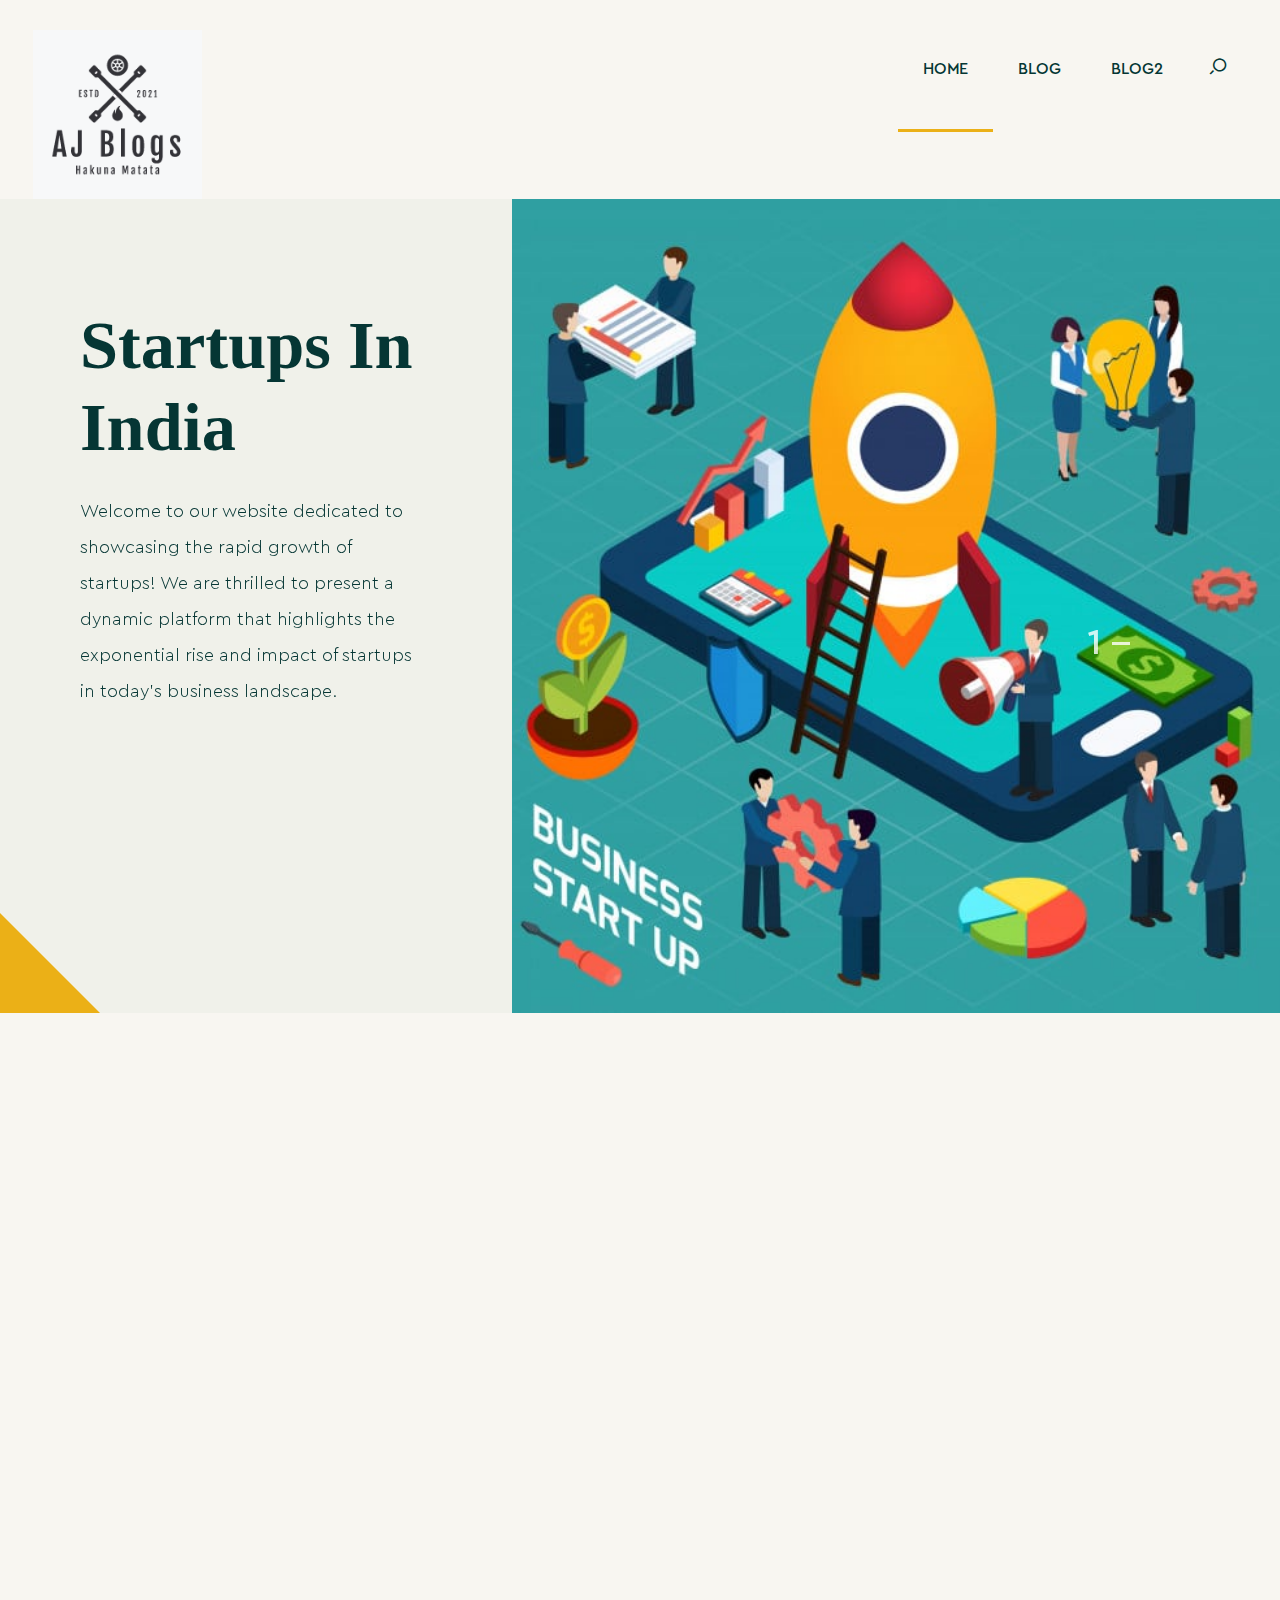
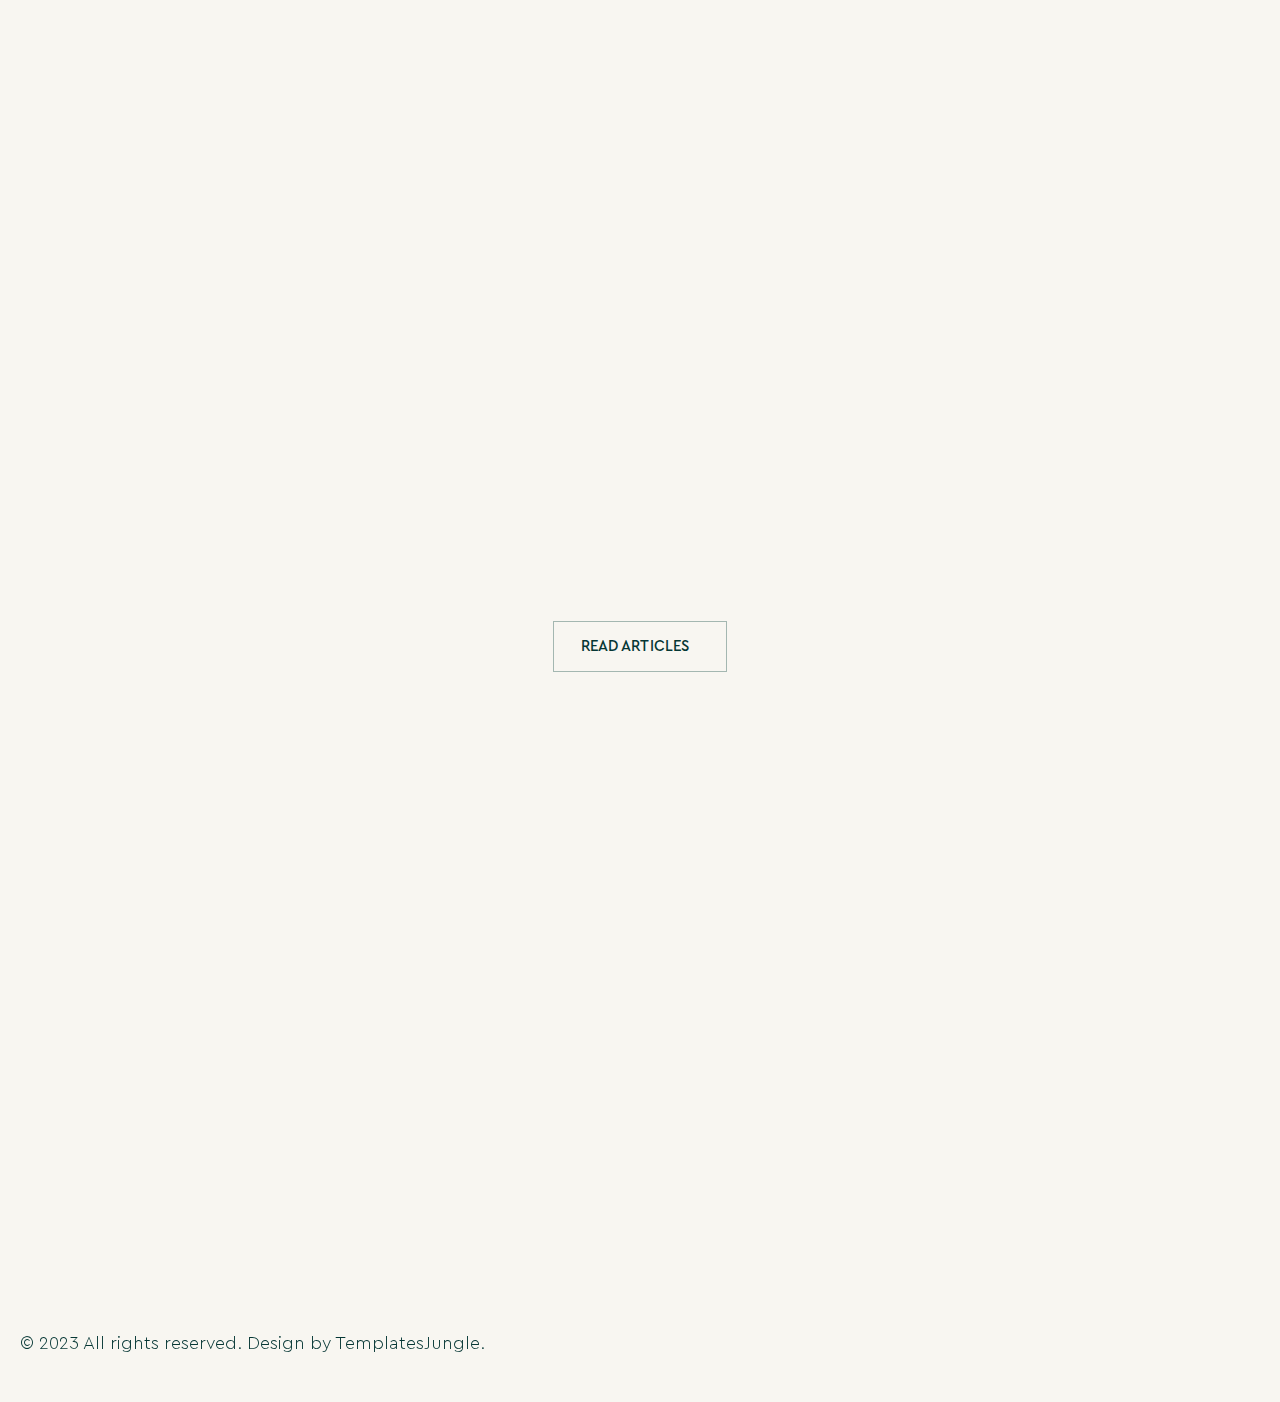
<file: index.html>
<!DOCTYPE html>
	<html lang="en">
	<head>
		<title>AJ startups visualization</title>
		<meta charset="utf-8">
	    <meta http-equiv="X-UA-Compatible" content="IE=edge">
	    <meta name="viewport" content="width=device-width, initial-scale=1.0">
	    <meta name="format-detection" content="telephone=no">
	    <meta name="apple-mobile-web-app-capable" content="yes">
	    <meta name="author" content="">
	    <meta name="keywords" content="">
	    <meta name="description" content="">

	    <link rel="stylesheet" type="text/css" href="css/normalize.css">
	    <link rel="stylesheet" type="text/css" href="fonts/fonts.css">
	    <link rel="stylesheet" type="text/css" href="fonts/icomoon/icomoon.css">
	    <link rel="stylesheet" type="text/css" href="css/vendor.css">
	    <link rel="stylesheet" type="text/css" href="style.css">

		<!-- script
		================================================== -->
		<script src="js/modernizr.js"></script>

	</head>

<body class="bg-body">

<div class="preloader">
  <div class="loader">
    <div class="dot"></div>
    <div class="dot"></div>
    <div class="dot"></div>
  </div>
</div>

<div class="search-box">
  <div class="search-wrap">
    <div class="close-button">
      <i class="icon icon-cancel"></i>
    </div>
    <form id="search-form" class="text-center" action="" method="">
      <input type="text" class="search-input" placeholder="Search..." />
      <i class="icon icon-search"></i>
    </form>
  </div>
</div>

<header id="header">
	<div class="header-wrap">
		<div class="container">
			<div class="row">

				<div class="col-md-2 col-xs-6">
					<div class="main-logo">
						<a href="index.html"><img src="images/main-logo.png" alt="logo"></a>
					</div>
				</div>

				<div class="col-md-10 col-xs-6">
					<nav id="navbar">
						<div class="main-menu stellarnav">
							<ul class="menu-list">
								<li class="menu-item active"><a href="index.html" class="active">Home</a></li>
								<li class="menu-item"><a href="blog.html" class="nav-link">Blog</a></li>
								<li><a href="contact.html">Blog2</a></li>
							</ul>

						</div>
						
						<div class="btn-search">
							<i class="icon icon-search"></i>
						</div>

						<div class="hamburger">
			                <span class="bar"></span>
			                <span class="bar"></span>
			                <span class="bar"></span>
			            </div>

					</nav>
				</div>

			</div>
		</div>
	</div>	
</header>

<section id="billboard">
	<div class="main-slider">

		<div class="slider-item">
			<div class="banner-content bg-accent">
				<div class="banner-element" data-aos="fade-up">
					<h2 class="banner-title">Startups in India</h2>
					<p>Welcome to our website dedicated to showcasing the rapid growth of startups! We are thrilled to present a dynamic platform that highlights the exponential rise and impact of startups in today's business landscape.</p>


				</div>
				<div class="triangle-shape bottom-left"></div>
			</div>
			<div class="banner-holder">
				<img src="images/main-banner.jpg" alt="banner" class="banner-image">
			</div> 
		</div>

	</div>
</section>

<button id="scrollToTopBtn">
	<span>Top</span>
</button>

<section id="about">
	<div class="container">
		<div class="row">

			<div class="col-md-6">
				<figure class="person-thumb" data-aos="fade-right">
					<img src="images/section-image.jpg" alt="book" class="single-image">
				</figure>
			</div>

			<div class="col-md-6">
				<div class="detail-entry" data-aos="fade-left">
					<div class="section-header pattern">
						<h2 class="section-title">About Me</h2>
					</div>

					<div class="detail-wrap">
						<h4 class="sub-title">Welcome to my website! Here, I want to take a moment to tell you a little bit about myself.</h4>
						<p>I am passionate about the world of technology, innovation, and creativity. With a background in computer science and a deep fascination for artificial intelligence, I am constantly exploring the frontiers of technology and its applications.</p>
						<p>Through this website, I aim to share my knowledge and insights with you. I believe that technology has the power to transform lives, solve complex problems, and create a better future for all. From advancements in AI and machine learning to the latest trends in software development and data analysis, I am dedicated to staying at the forefront of technological advancements and sharing my expertise.</p>	

					</div>
				</div>
			</div>	

		</div>
	</div>
</section>


	<div class="align-center">
		<a href="blog.html" class="btn btn-outline-accent btn-accent-arrow text-uppercase">Read Articles <i class="icon icon-ns-arrow-right"></i></a>
	</div>
</section>
<footer id="footer" class="padding-large" data-aos="fade-up">
	<div class="container">
		<div class="row">

			<div class="col-md-4 col-sm-6">
				<div class="company-brand">
					<img src="images/main-logo.png" alt="logo" class="footer-logo">
					<p>Thank you for visiting our website. We appreciate your interest and would love to hear from you. Please feel free to get in touch with us by sending a message using the email.</p>
				</div>
			</div>

			<div class="col-md-3 col-sm-6">
				<h5>Get in Touch</h5>
				<ul>
					<li><a href="adityajangitiaap@gmail.com" class="email">adityajangitiaap@gmail.com</a></li>
					<li>Nizamabad,telangana,India.</li>
					<li>503002</li>
				</ul>
			</div>
		</div>
	</div>
</footer>
<div id="footer-bottom" class="padding-small">
	<div class="container">
		<div class="row">
			<div class="col-md-12">

				<div class="row">
				
					<div class="col-md-6">
						<div class="copyright">
							<p>© 2023 All rights reserved. Design by <a href="https://templatesjungle.com/" target="_blank">TemplatesJungle</a>.</p>
						</div>
					</div>
					
					<div class="col-md-6">
						<div class="social-links">
							<ul>
								<li>
									<a href="https://www.facebook.com/profile.php?id=100008534553786&mibextid=ZbWKwL"><i class="icon icon-facebook"></i></a>
								</li>
								<li>
									<a href="https://github.com/Adityajangiti/"><i class="icon-github"></i></a>
								</li>
								<li>
									<a href="https://www.linkedin.com/in/aditya-jangiti-b15114235"><i class="icon-linkedin"></i></a>
								</li>
								<li>
									<a href="https://www.instagram.com/adityajangiti433/"><i class="icon icon-instagram"></i></a>
								</li>
							</ul>
						</div>
					</div>

				</div>

			</div>
		</div>	
	</div>
</div>

<script src="js/jquery-1.11.0.min.js"></script>
<script src="js/plugins.js"></script>
<script src="js/slideNav.min.js"></script>
<script src="js/script.js"></script>	

</body>
</html>
</file>
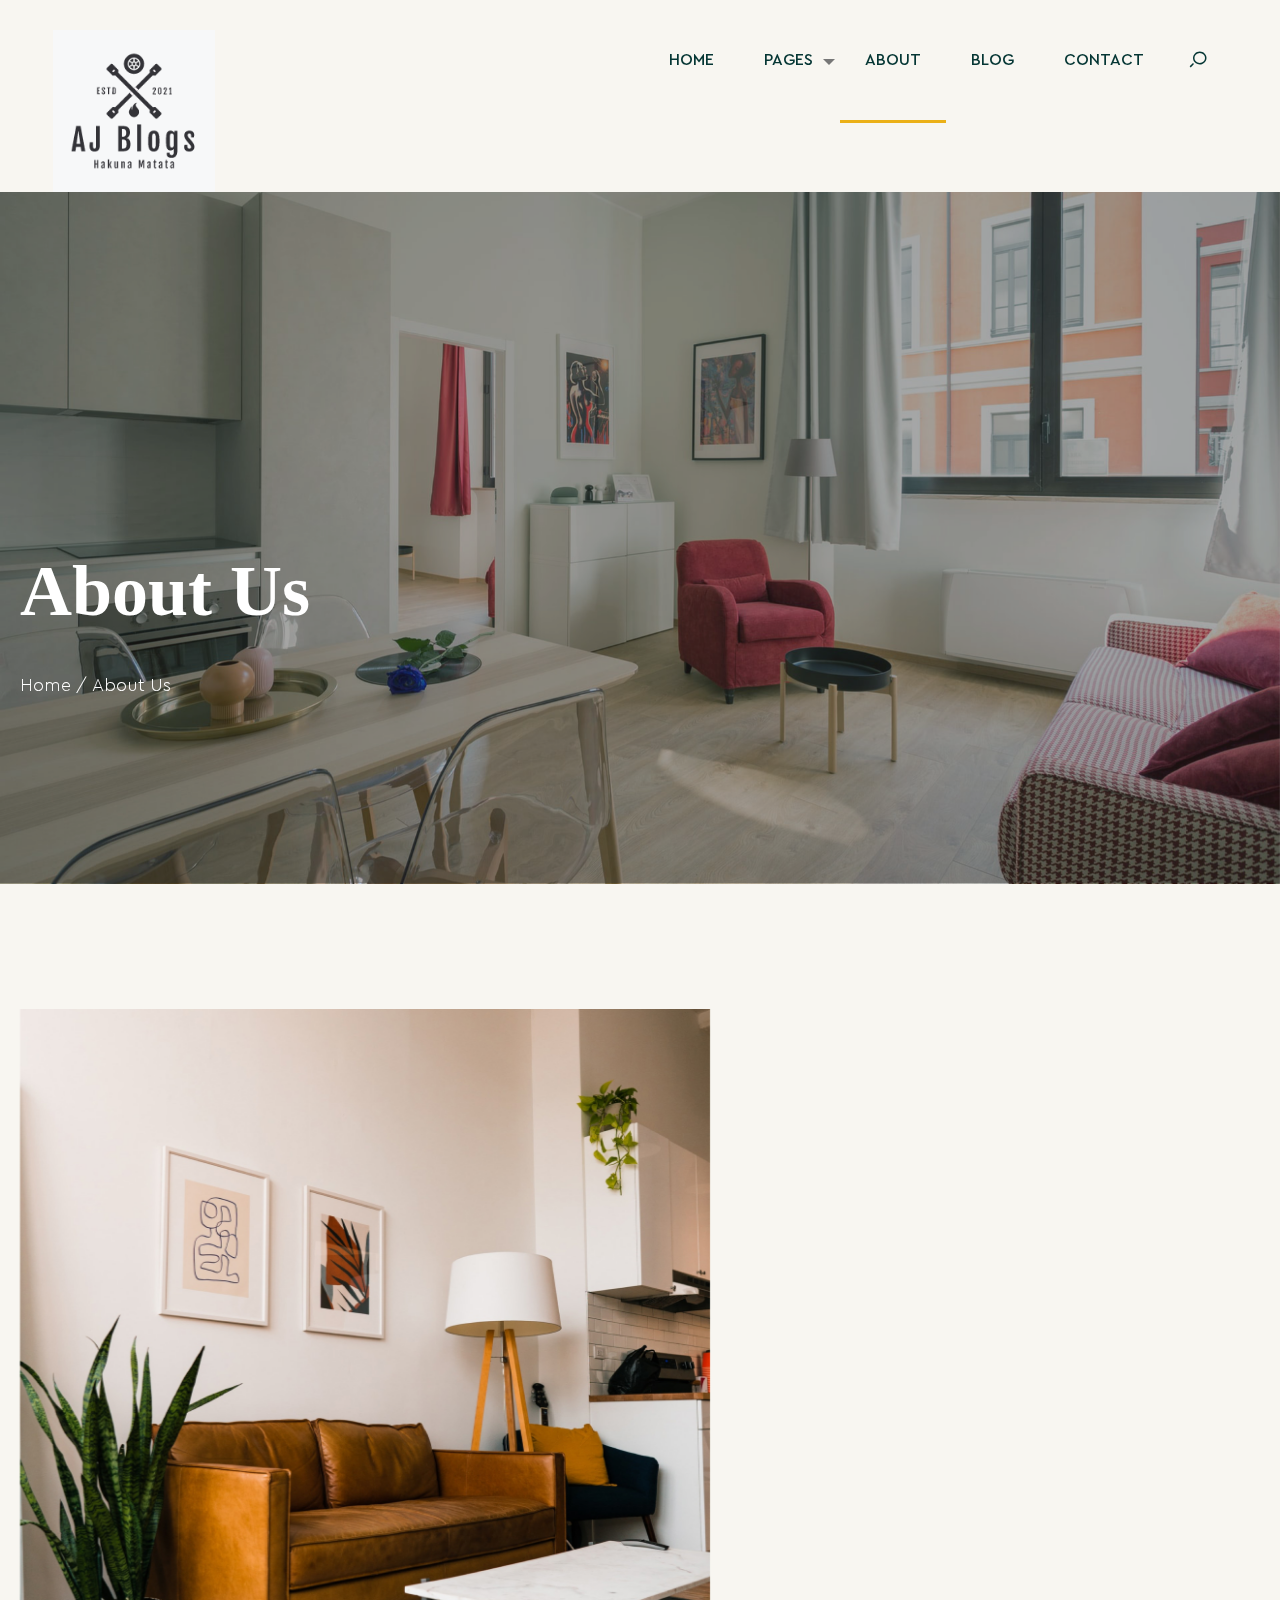
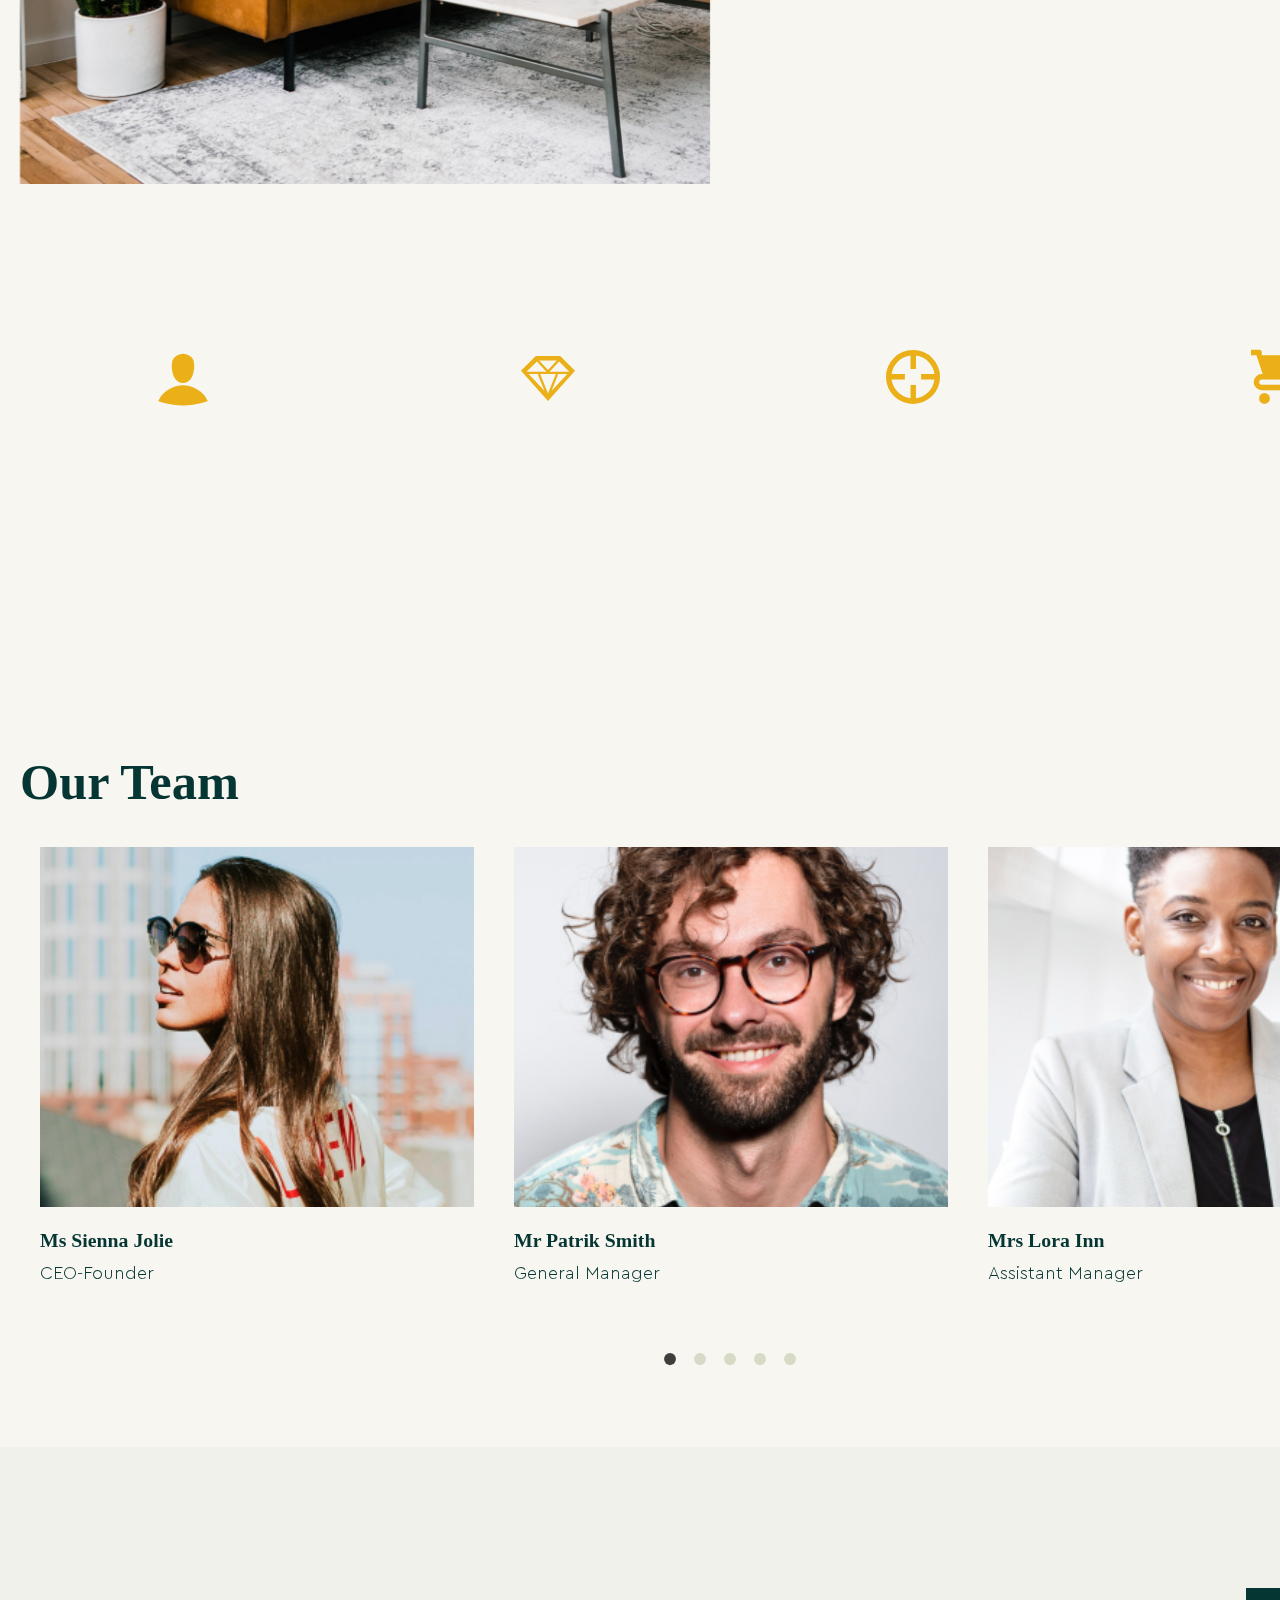
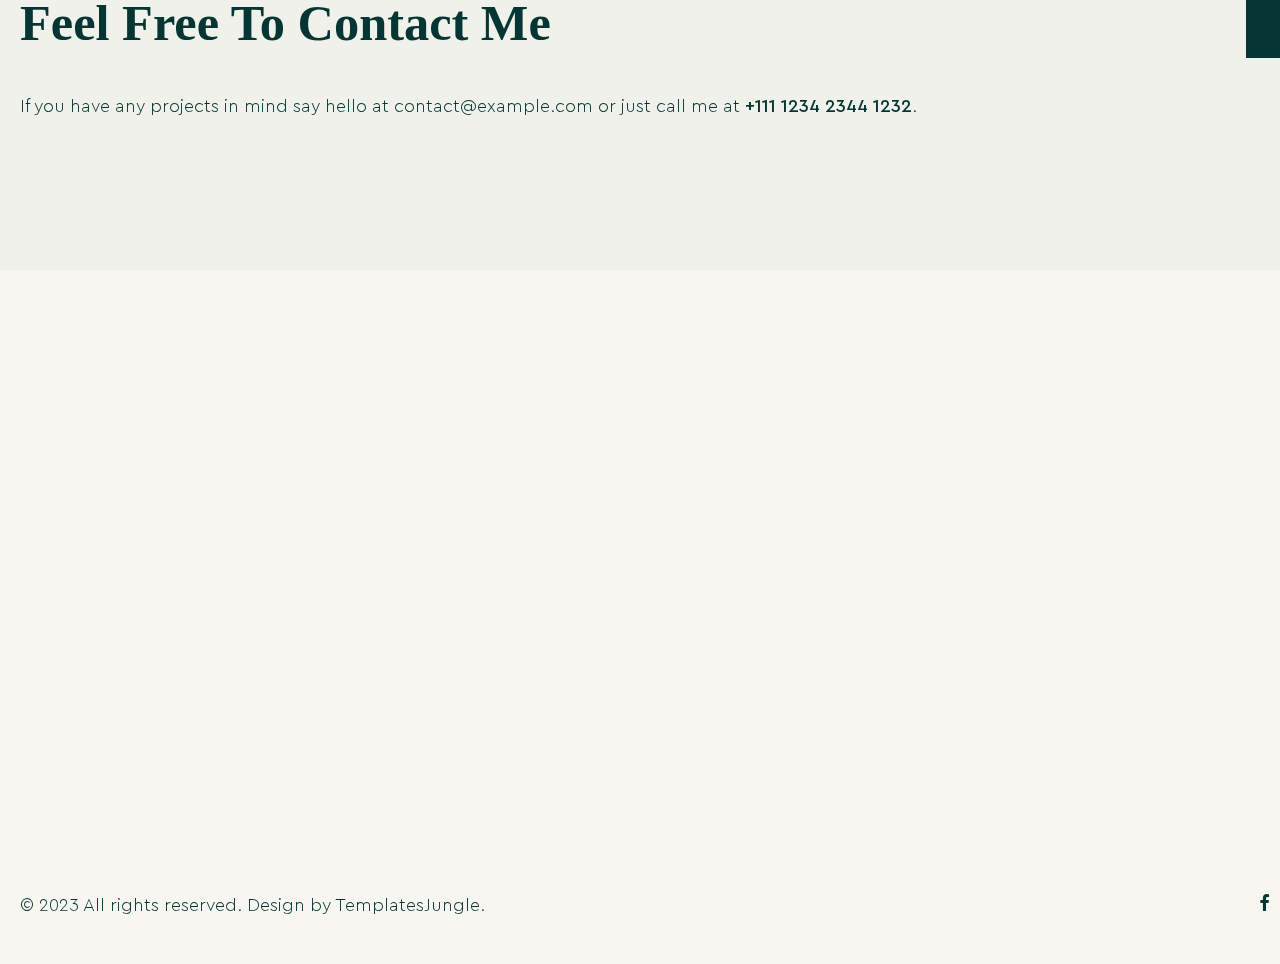
<file: about.html>
<!DOCTYPE html>
	<html lang="en">
	<head>
		<title>Jesse - Free Interior Designer HTML CSS Website Template</title>
		<meta charset="utf-8">
	    <meta http-equiv="X-UA-Compatible" content="IE=edge">
	    <meta name="viewport" content="width=device-width, initial-scale=1.0">
	    <meta name="format-detection" content="telephone=no">
	    <meta name="apple-mobile-web-app-capable" content="yes">
	    <meta name="author" content="">
	    <meta name="keywords" content="">
	    <meta name="description" content="">

	    <link rel="stylesheet" type="text/css" href="css/normalize.css">
	    <link rel="stylesheet" type="text/css" href="fonts/fonts.css">
	    <link rel="stylesheet" type="text/css" href="fonts/icomoon/icomoon.css">
	    <link rel="stylesheet" type="text/css" href="css/vendor.css">
	    <link rel="stylesheet" type="text/css" href="style.css">

		<!-- script
		================================================== -->
		<script src="js/modernizr.js"></script>

	</head>

<body class="bg-body">

<div class="preloader">
  <div class="loader">
    <div class="dot"></div>
    <div class="dot"></div>
    <div class="dot"></div>
  </div>
</div>

<div class="search-box">
  <div class="search-wrap">
    <div class="close-button">
      <i class="icon icon-cancel"></i>
    </div>
    <form id="search-form" class="text-center" action="" method="">
      <input type="text" class="search-input" placeholder="Search..." />
      <i class="icon icon-search"></i>
    </form>
  </div>
</div>

<header id="header">
	<div class="header-wrap">
		<div class="container">
			<div class="row">
				<div class="col-md-12">

					<div class="col-md-2">
						<div class="main-logo">
							<a href="index.html"><img src="images/main-logo.png" alt="logo"></a>
						</div>
					</div>

					<div class="col-md-10">
						<nav id="navbar">
							<div class="main-menu stellarnav">
								<ul class="menu-list">
									<li class="menu-item"><a href="#home">Home</a></li>
									<li class="menu-item has-sub">
										<a href="#" class="nav-link">Pages</a>
										<ul>
									        <li><a href="index.html">Home</a></li>
									        <li><a href="about.html" class="active">About</a></li>
									        <li><a href="styles.html">Styles</a></li>
									        <li><a href="blog.html">Blog</a></li>
									        <li><a href="portfolio.html">Portfolio</a></li>
									        <li><a href="single-post.html">Post Single</a></li>
									        <li><a href="contact.html">Contact</a></li>
									     </ul>
									</li>
									<li class="menu-item"><a href="about.html" class="nav-link active">About</a></li>
									<li class="menu-item"><a href="blog.html" class="nav-link">Blog</a></li>
									<li class="menu-item"><a href="contact.html" class="nav-link">Contact</a></li>
								</ul>

								<div class="btn-search">
									<i class="icon icon-search"></i>
								</div>

								<div class="hamburger">
					                <span class="bar"></span>
					                <span class="bar"></span>
					                <span class="bar"></span>
					            </div>
							</div>

						</nav>
					</div>
				</div>
			</div>
		</div>
	</div>	
</header>

<section class="hero-section jarallax light-content">
	<img src="images/main-banner1.jpg" class="jarallax-img">	
	<div class="hero-content padding-xlarge">
		<div class="container">
			<div class="row">
				<div class="col-md-12">
					<h1 class="page-title">About Us</h1>
					<div class="breadcrumbs">
						<span class="item"><a href="index.html">Home /</a></span>
						<span class="item">About Us</span>
					</div>
				</div>
			</div>
		</div>
	</div>
</section>

<button id="scrollToTopBtn">
	<span>Top</span>
</button>

<section id="about" class="padding-large">
	<div class="container">
		<div class="row">

			<div class="col-md-6">
				<figure class="person-thumb">
					<img src="images/room-item5.jpg" alt="book" class="single-image">
				</figure>
			</div>

			<div class="col-md-6">
				<div class="detail-entry" data-aos="fade-up">
					<div class="section-header pattern">
						<h2 class="section-title">About Us</h2>
					</div>

					<div class="detail-wrap">
						<h4 class="sub-title">"Everything is designed. Few things are designed well."</h4>
						<p>A pellentesque pretium feugiat vel morbi sagittis lorem habitasse cursus. Suspendisse tempus rhoncus enim pellentesque est in neque, elit mattis vehicula vitae eget. Viverra imperdiet felis sollicitudin tesque cursus sit.</p>
						<p>Suspendisse tempus rhoncus enim pellentesque est vehicula vitae eget. Viverra imperdiet felis sollicitudin pellentesque cursus sit. Feugiat hac porttitor.</p>
					</div>
				</div>
			</div>	

		</div>
	</div>
</section>

<section id="interiors-features">
	<div class="container">
		<div class="row">
			<div class="col-md-3 col-sm-6">
				<div class="features-item">
					<div class="features-icon">
						<i class="icon icon-expert"></i>
					</div>
					<div class="features-content" data-aos="fade-up">
						<h3 class="feature-title">Curated by our experts</h3>
						<p>Suspendisse tempus rhoncus enim pellentesque est vehicula vitae eget.</p>
					</div>
				</div>
			</div>
			<div class="col-md-3 col-sm-6">
				<div class="features-item">
					<div class="features-icon">
						<i class="icon icon-creative"></i>
					</div>
					<div class="features-content" data-aos="fade-up">
						<h3 class="feature-title">Creative</h3>
						<p>Suspendisse tempus rhoncus enim pellentesque est vehicula vitae eget.</p>
					</div>
				</div>
			</div>
			<div class="col-md-3 col-sm-6">
				<div class="features-item">
					<div class="features-icon">						
						<i class="icon icon-target"></i>
					</div>
					<div class="features-content" data-aos="fade-up">
						<h3 class="feature-title">Dedicated</h3>
						<p>Suspendisse tempus rhoncus enim pellentesque est vehicula vitae eget.</p>
					</div>
				</div>
			</div>
			<div class="col-md-3 col-sm-6">
				<div class="features-item">
					<div class="features-icon">					
						<i class="icon icon-shopping-cart"></i>
					</div>
					<div class="features-content" data-aos="fade-up">
						<h3 class="feature-title">One cart shopping</h3>
						<p>Suspendisse tempus rhoncus enim pellentesque est vehicula vitae eget.</p>
					</div>
				</div>
			</div>
		</div>	
	</div>
</section>

<section id="our-team" class="padding-large">
	<div class="container">
		<div class="row">
			<div class="col-md-12">
				<h2 class="section-title">Our Team</h2>
			</div>
		</div>
	</div>

	<div class="container">
		<div class="row">
			<div class="col-md-12">
				<div class="member-slider">

					<div class="col-md-3">
						<div class="team-member">
							<img src="images/team-member1.jpg" alt="post" class="member-image">
							<div class="member-details">
								<h4 class="member-title">Ms Sienna Jolie</h4>
								<div class="designation">CEO-Founder</div>
							</div>
						</div>
					</div>

					<div class="col-md-3">
						<div class="team-member">
							<img src="images/team-member2.jpg" alt="post" class="member-image">
							<div class="member-details">
								<h4 class="member-title">Mr Patrik Smith</h4>
								<div class="designation">General Manager</div>
							</div>
						</div>
					</div>

					<div class="col-md-3">
						<div class="team-member">
							<img src="images/team-member3.jpg" alt="post" class="member-image">
							<div class="member-details">
								<h4 class="member-title">Mrs Lora Inn</h4>
								<div class="designation">Assistant Manager</div>
							</div>
						</div>
					</div>

					<div class="col-md-3">
						<div class="team-member">
							<img src="images/team-member4.jpg" alt="post" class="member-image">
							<div class="member-details">
								<h4 class="member-title">Ms. Nocole Sara</h4>
								<div class="designation">Manager</div>
							</div>
						</div>
					</div>

					<div class="col-md-3">
						<div class="team-member">
							<img src="images/team-member2.jpg" alt="post" class="member-image">
							<div class="member-details">
								<h4 class="member-title">Ms. Nocole Sara</h4>
								<div class="designation">Manager</div>
							</div>
						</div>
					</div>

				</div>
			</div>
		</div>
	</div>	
</section>

<section id="contact" class="bg-accent padding-large">
	<div class="container">
		<div class="row">
			<div class="col-md-9">
				<div class="section-header">
					<h2 class="section-title">Feel Free to Contact Me</h2>
					<p>If you have any projects in mind say hello at <a href="#">contact@example.com</a> or just call me at <strong>+111 1234 2344 1232</strong>.</p>
				</div>
			</div>

			<div class="col-md-3">
				<div class="btn-right">
					<a href="#" class="btn btn-accent btn-xlarge text-uppercase">Contact me</a>
				</div>
			</div>						
		</div>
	</div>
</section>

<footer id="footer" class="padding-large" data-aos="fade-up">
	<div class="container">
		<div class="row">

			<div class="col-md-4 col-sm-6">
				<div class="company-brand">
					<img src="images/main-logo.png" alt="logo" class="footer-logo">
					<p>Feugiat hac porttitor sem dictum velit, elementum odio. Sed ipsum quis nec eget facilisis quis nibh ut bibendum.</p>
				</div>
			</div>

			<div class="col-md-2 col-sm-6">
				<h5>Quick Links</h5>
				<ul class="menu-list">
					<li class="menu-item">
						<a href="#">Home</a>
					</li>
					<li class="menu-item">
						<a href="about.html">About</a>
					</li>
					<li class="menu-item">
						<a href="styles.html">Styles</a>
					</li>
					<li class="menu-item">
						<a href="blog.html">Blog</a>
					</li>								
				</ul>
			</div>

			<div class="col-md-3 col-sm-6">
				<h5>Services</h5>
				<ul class="menu-list">
					<li class="menu-item">
						<a href="#">Residential</a>
					</li>
					<li class="menu-item">
						<a href="#">Commercial & hospitality</a>
					</li>
					<li class="menu-item">
						<a href="#">Multifamily</a>
					</li>
					<li class="menu-item">
						<a href="#">All Services</a>
					</li>
				</ul>
			</div>

			<div class="col-md-3 col-sm-6">
				<h5>Get in Touch</h5>
				<ul>
					<li><a href="#" class="email">info@yourcompany.com</a></li>
					<li>15Th Street Avenue, New York, USA</li>
					<li>011-554-8798-6556</li>
				</ul>
			</div>
		</div>
	</div>
</footer>

<div id="footer-bottom" class="padding-small">
	<div class="container">
		<div class="row">
			<div class="col-md-12">

				<div class="row">
				
					<div class="col-md-6">
						<div class="copyright">
							<p>© 2023 All rights reserved. Design by <a href="https://templatesjungle.com/" target="_blank">TemplatesJungle</a>.</p>
						</div>
					</div>
					
					<div class="col-md-6">
						<div class="social-links">
							<ul>
								<li>
									<a href="#"><i class="icon icon-facebook"></i></a>
								</li>
								<li>
									<a href="#"><i class="icon icon-twitter"></i></a>
								</li>
								<li>
									<a href="#"><i class="icon icon-youtube-play"></i></a>
								</li>
								<li>
									<a href="#"><i class="icon icon-behance-square"></i></a>
								</li>
							</ul>
						</div>
					</div>

				</div>

			</div>
		</div>	
	</div>
</div>

<script src="js/jquery-1.11.0.min.js"></script>
<script src="js/plugins.js"></script>
<script src="js/slideNav.min.js"></script>
<script src="js/script.js"></script>	

</body>
</html>
</file>
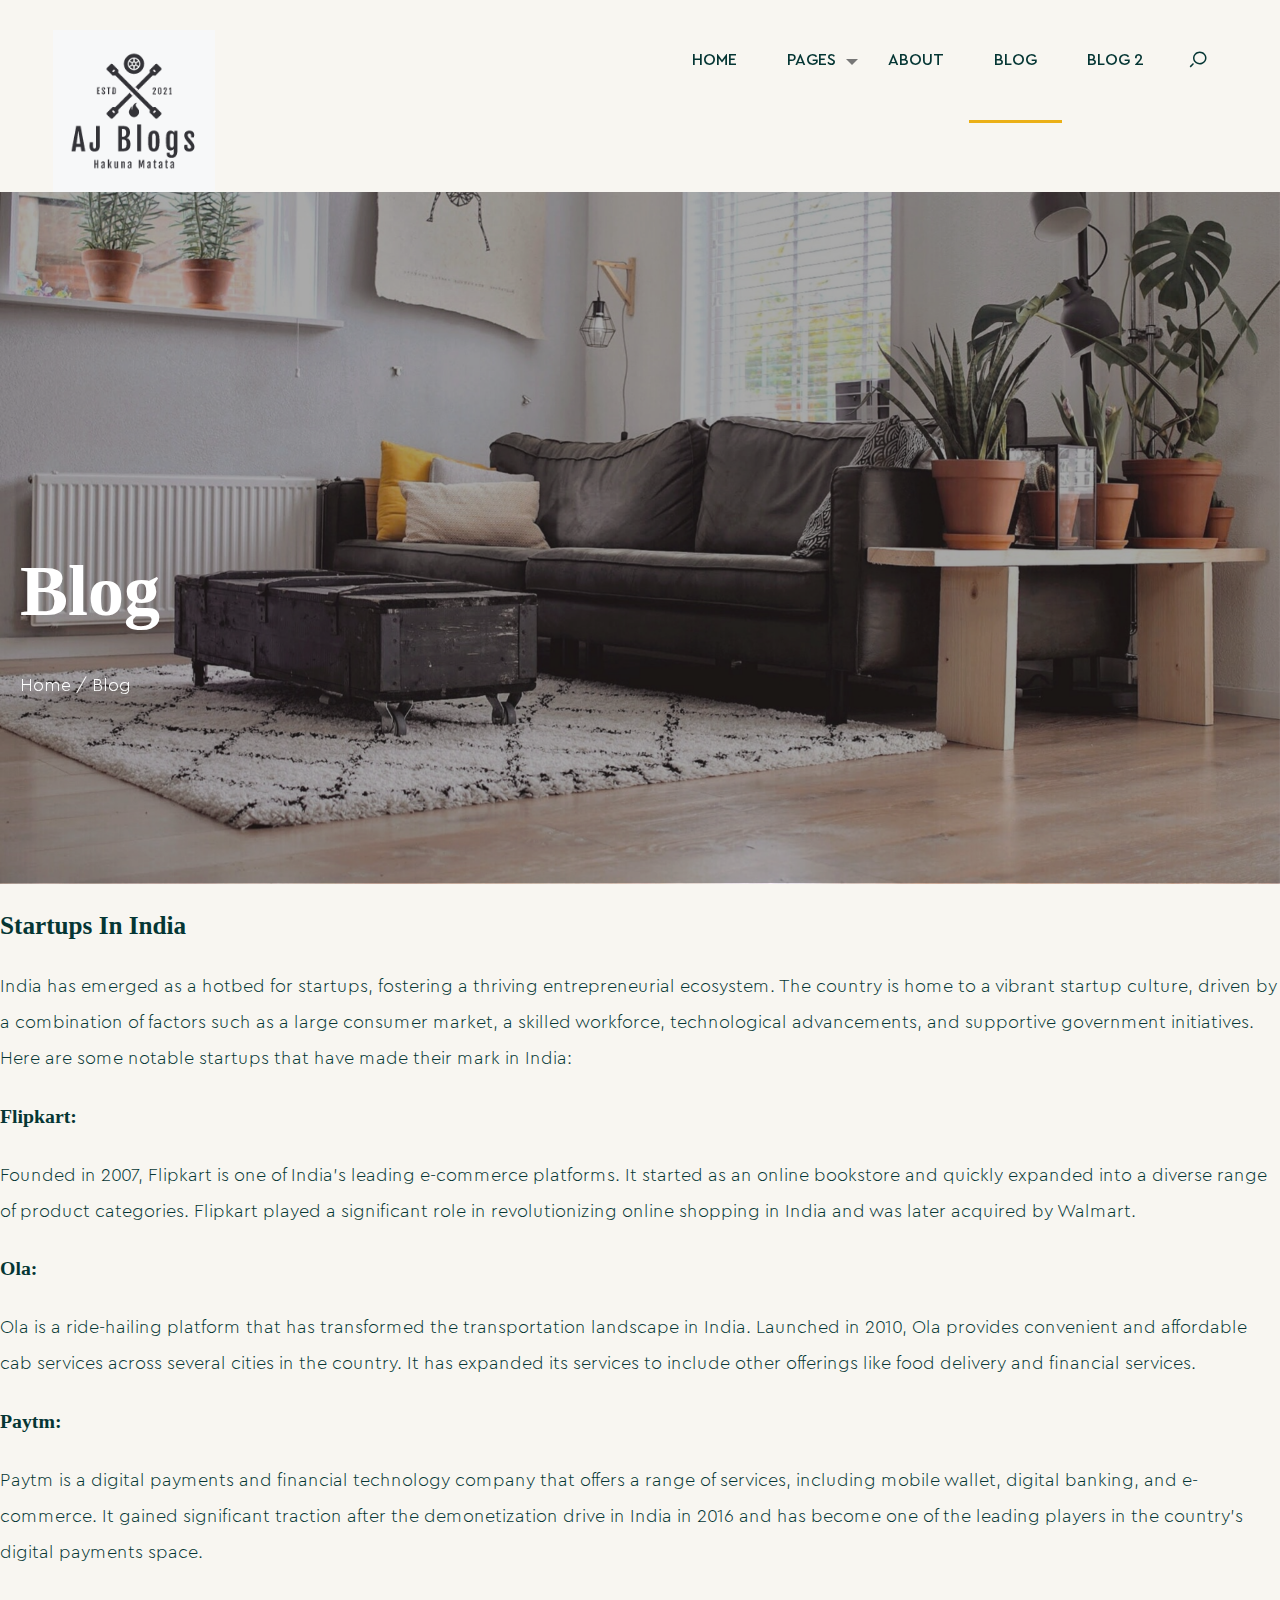
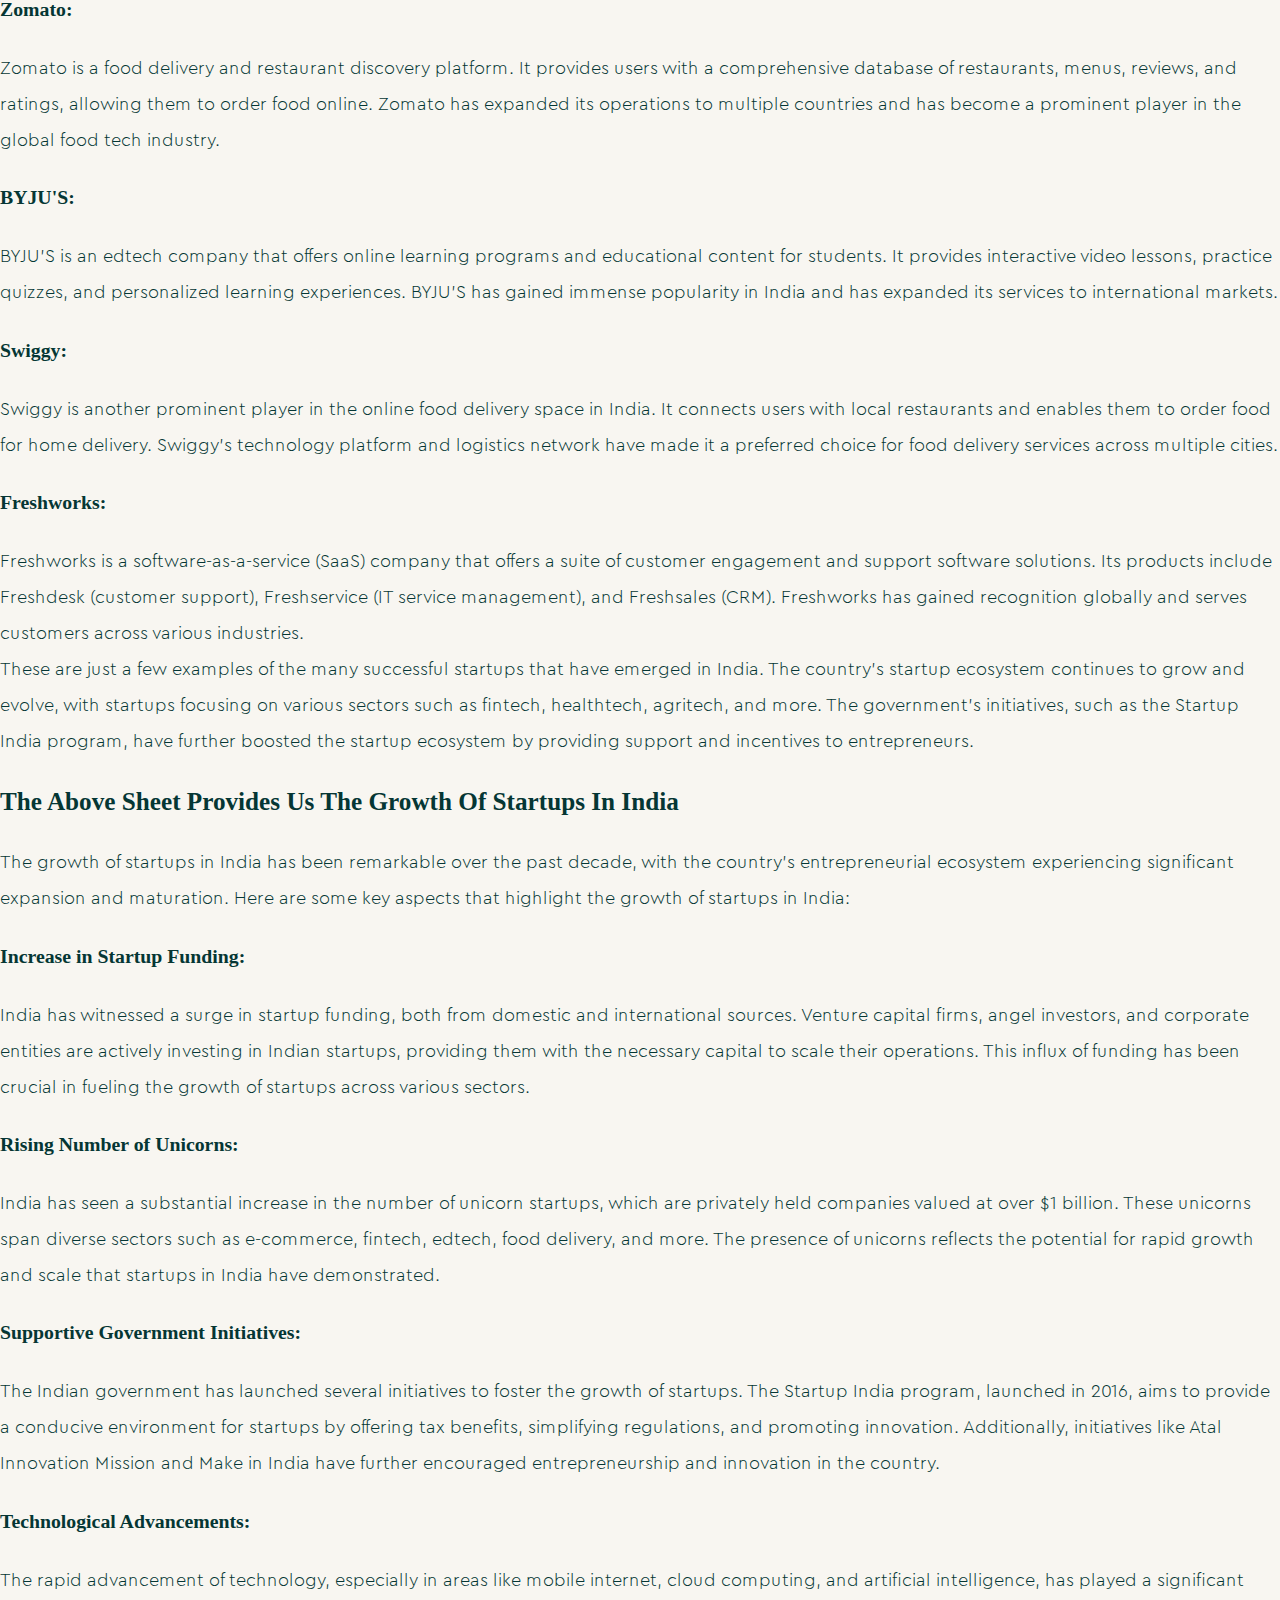
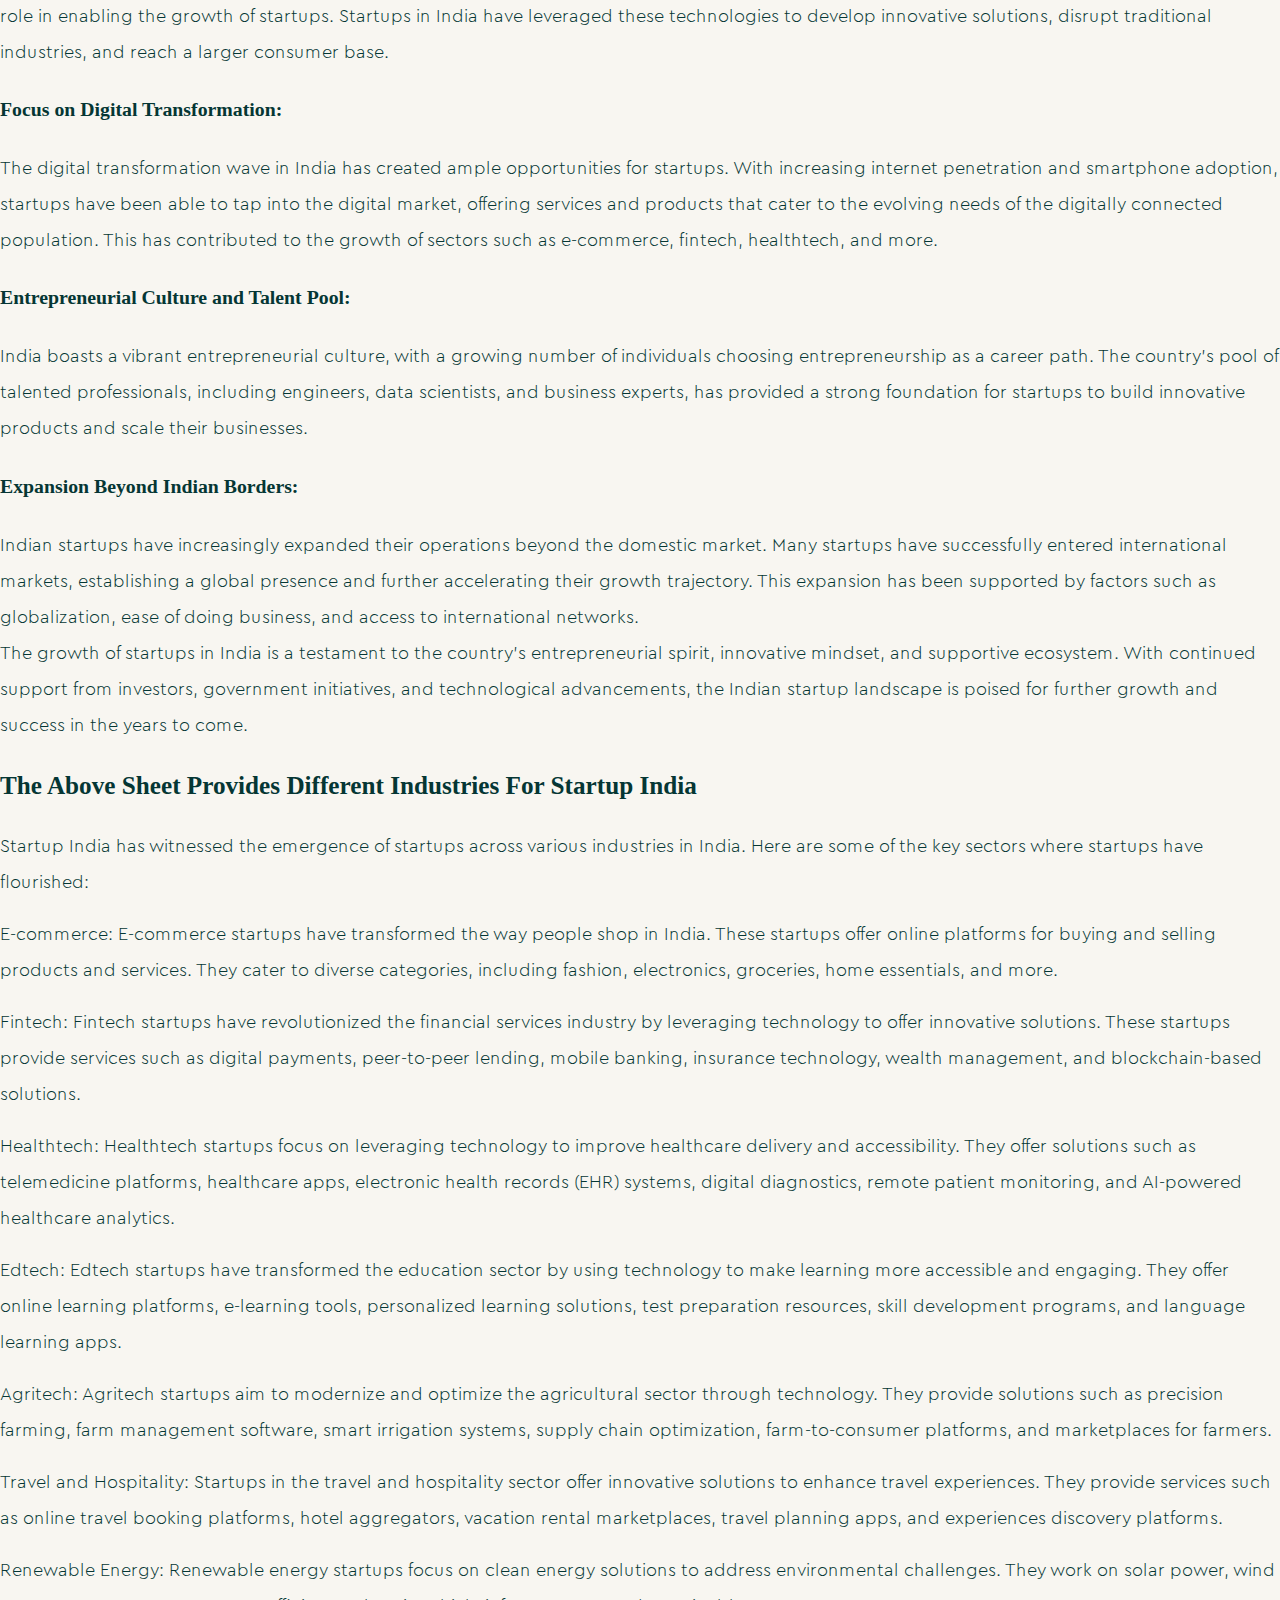
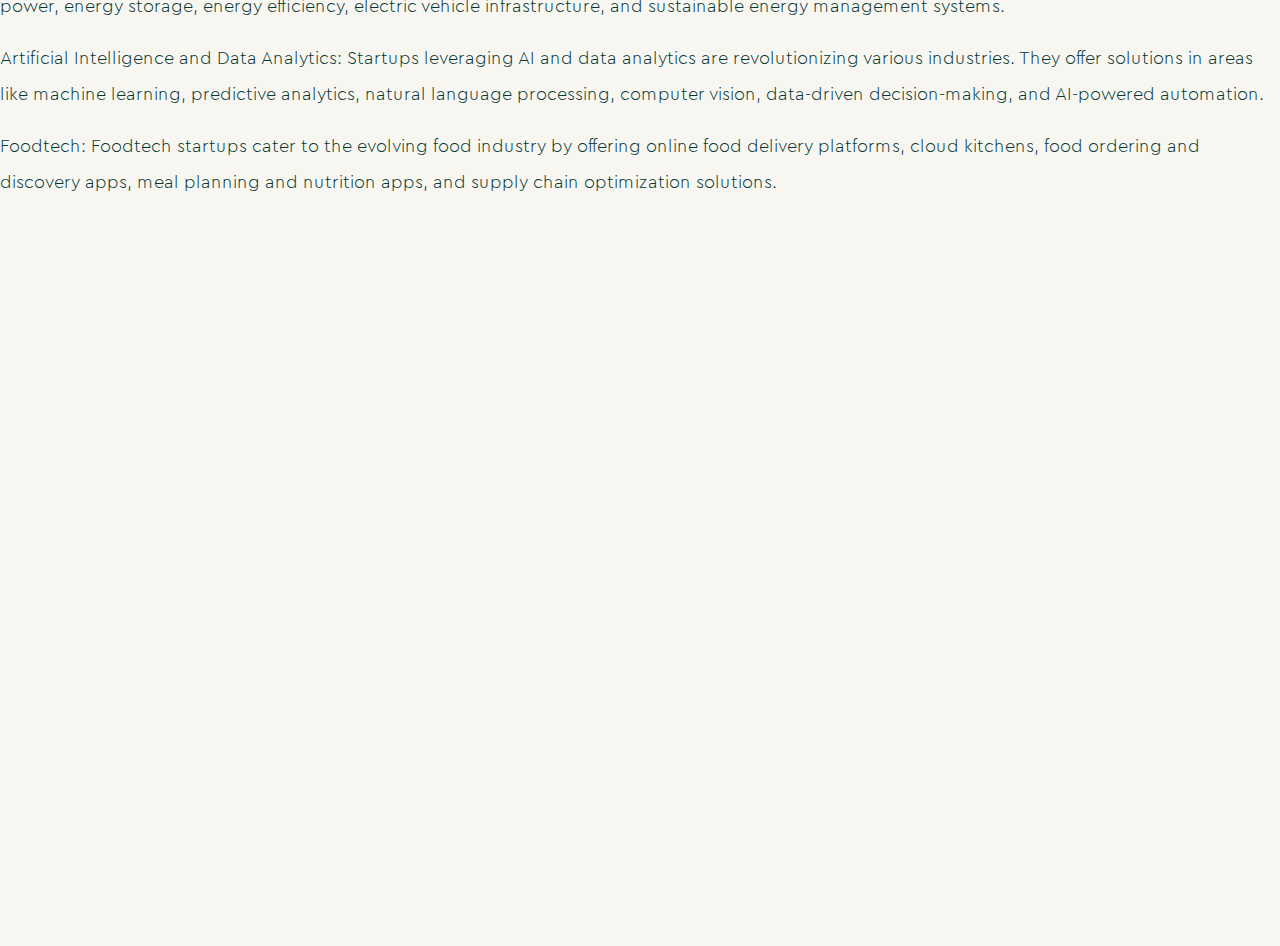
<file: blog.html>
<!DOCTYPE html>
	<html lang="en">
	<head>
		<title>Jesse - Free Interior Designer HTML CSS Website Template</title>
		<meta charset="utf-8">
	    <meta http-equiv="X-UA-Compatible" content="IE=edge">
	    <meta name="viewport" content="width=device-width, initial-scale=1.0">
	    <meta name="format-detection" content="telephone=no">
	    <meta name="apple-mobile-web-app-capable" content="yes">
	    <meta name="author" content="">
	    <meta name="keywords" content="">
	    <meta name="description" content="">

	    <link rel="stylesheet" type="text/css" href="css/normalize.css">
	    <link rel="stylesheet" type="text/css" href="fonts/fonts.css">
	    <link rel="stylesheet" type="text/css" href="fonts/icomoon/icomoon.css">
	    <link rel="stylesheet" type="text/css" href="css/vendor.css">
	    <link rel="stylesheet" type="text/css" href="style.css">

		<!-- script
		================================================== -->
		<script src="js/modernizr.js"></script>

	</head>

<body class="bg-body">

<div class="preloader">
  <div class="loader">
    <div class="dot"></div>
    <div class="dot"></div>
    <div class="dot"></div>
  </div>
</div>

<div class="search-box">
  <div class="search-wrap">
    <div class="close-button">
      <i class="icon icon-cancel"></i>
    </div>
    <form id="search-form" class="text-center" action="" method="">
      <input type="text" class="search-input" placeholder="Search..." />
      <i class="icon icon-search"></i>
    </form>
  </div>
</div>

<header id="header">
	<div class="header-wrap">
		<div class="container">
			<div class="row">
				<div class="col-md-12">

					<div class="col-md-2">
						<div class="main-logo">
							<a href="index.html"><img src="images/main-logo.png" alt="logo"></a>
						</div>
					</div>

					<div class="col-md-10">
						<nav id="navbar">
							<div class="main-menu stellarnav">
								<ul class="menu-list">
									<li class="menu-item active"><a href="#home">Home</a></li>
									<li class="menu-item has-sub">
										<a href="#" class="nav-link">Pages</a>
										<ul>
									        <li><a href="index.html">Home</a></li>
									        <li class="active"><a href="blog.html">Blog</a></li>
									        <li><a href="contact.html">Blog 2</a></li>
									     </ul>
									</li>
									<li class="menu-item"><a href="about.html" class="nav-link">About</a></li>
									<li class="menu-item"><a href="blog.html" class="nav-link active">Blog</a></li>
									<li class="menu-item"><a href="contact.html" class="nav-link">Blog 2</a></li>
								</ul>

								<div class="btn-search">
									<i class="icon icon-search"></i>
								</div>

								<div class="hamburger">
					                <span class="bar"></span>
					                <span class="bar"></span>
					                <span class="bar"></span>
					            </div>
							</div>

						</nav>
					</div>
				</div>
			</div>
		</div>
	</div>	
</header>

<section class="hero-section jarallax light-content">
	<img src="images/inter-design.jpg" class="jarallax-img">	
	<div class="hero-content padding-xlarge">
		<div class="container">
			<div class="row">
				<div class="col-md-12">
					<h1 class="page-title">Blog</h1>
					<div class="breadcrumbs">
						<span class="item"><a href="index.html">Home /</a></span>
						<span class="item">Blog</span>
					</div>
				</div>
			</div>
		</div>
	</div>
</section>

<button id="scrollToTopBtn">
	<span>Top</span>
</button>
<style>
    .visualization-container {
        width: 800px;
        height: 600px;
        border: 1px solid #ccc;
        /* Add more CSS properties as needed */
    }
</style>
<p><h3>Startups in India</h3>
	<li>India has emerged as a hotbed for startups, fostering a thriving entrepreneurial ecosystem. The country is home to a vibrant startup culture, driven by a combination of factors such as a large consumer market, a skilled workforce, technological advancements, and supportive government initiatives. Here are some notable startups that have made their mark in India:</li>

	<h4>Flipkart:</h4> Founded in 2007, Flipkart is one of India's leading e-commerce platforms. It started as an online bookstore and quickly expanded into a diverse range of product categories. Flipkart played a significant role in revolutionizing online shopping in India and was later acquired by Walmart.
	
	<h4>Ola:</h4> Ola is a ride-hailing platform that has transformed the transportation landscape in India. Launched in 2010, Ola provides convenient and affordable cab services across several cities in the country. It has expanded its services to include other offerings like food delivery and financial services.
	
	<h4>Paytm:</h4> Paytm is a digital payments and financial technology company that offers a range of services, including mobile wallet, digital banking, and e-commerce. It gained significant traction after the demonetization drive in India in 2016 and has become one of the leading players in the country's digital payments space.
	
	<h4>Zomato:</h4> Zomato is a food delivery and restaurant discovery platform. It provides users with a comprehensive database of restaurants, menus, reviews, and ratings, allowing them to order food online. Zomato has expanded its operations to multiple countries and has become a prominent player in the global food tech industry.
	
	<h4>BYJU'S:</h4> BYJU'S is an edtech company that offers online learning programs and educational content for students. It provides interactive video lessons, practice quizzes, and personalized learning experiences. BYJU'S has gained immense popularity in India and has expanded its services to international markets.
	
	<h4>Swiggy:</h4> Swiggy is another prominent player in the online food delivery space in India. It connects users with local restaurants and enables them to order food for home delivery. Swiggy's technology platform and logistics network have made it a preferred choice for food delivery services across multiple cities.
	
	<h4>Freshworks:</h4> Freshworks is a software-as-a-service (SaaS) company that offers a suite of customer engagement and support software solutions. Its products include Freshdesk (customer support), Freshservice (IT service management), and Freshsales (CRM). Freshworks has gained recognition globally and serves customers across various industries.
	
	<li>These are just a few examples of the many successful startups that have emerged in India. The country's startup ecosystem continues to grow and evolve, with startups focusing on various sectors such as fintech, healthtech, agritech, and more. The government's initiatives, such as the Startup India program, have further boosted the startup ecosystem by providing support and incentives to entrepreneurs.</li></p>
<div class='tableauPlaceholder' id='viz1684196067407' style='position: relative'><noscript><a href='#'><img alt='Dashboard 2 ' src='https:&#47;&#47;public.tableau.com&#47;static&#47;images&#47;SB&#47;SB9BFJZYN&#47;1_rss.png' style='border: none' /></a></noscript><object class='tableauViz'  style='display:none;'>
	<param name='host_url' value='https%3A%2F%2Fpublic.tableau.com%2F' /> 
	<param name='embed_code_version' value='3' /> 
	<param name='path' value='shared&#47;SB9BFJZYN' /> 
	<param name='toolbar' value='yes' />
	<param name='static_image' value='https:&#47;&#47;public.tableau.com&#47;static&#47;images&#47;SB&#47;SB9BFJZYN&#47;1.png' /> 
	<param name='animate_transition' value='yes' />
	<param name='display_static_image' value='yes' />
	<param name='display_spinner' value='yes' />
	<param name='display_overlay' value='yes' />
	<param name='display_count' value='yes' />
	<param name='language' value='en-US' /></object></div>                
	<script type='text/javascript'>                    
	var divElement = document.getElementById('viz1684196067407');                    
	var vizElement = divElement.getElementsByTagName('object')[0];                    
	if ( divElement.offsetWidth > 800 ) { vizElement.style.width='1000px';vizElement.style.height='827px';} 
	else if ( divElement.offsetWidth > 500 ) { vizElement.style.width='1000px';vizElement.style.height='827px';} 
	else { vizElement.style.width='100%';vizElement.style.height='777px';}                     
	var scriptElement = document.createElement('script');                    
	scriptElement.src = 'https://public.tableau.com/javascripts/api/viz_v1.js';                    
	vizElement.parentNode.insertBefore(scriptElement, vizElement);                
	</script>
	<p><h3>The above sheet provides us the growth of startups in India</h3>
		<li>The growth of startups in India has been remarkable over the past decade, with the country's entrepreneurial ecosystem experiencing significant expansion and maturation. Here are some key aspects that highlight the growth of startups in India:</li>

<h4>Increase in Startup Funding:</h4> India has witnessed a surge in startup funding, both from domestic and international sources. Venture capital firms, angel investors, and corporate entities are actively investing in Indian startups, providing them with the necessary capital to scale their operations. This influx of funding has been crucial in fueling the growth of startups across various sectors.

<h4>Rising Number of Unicorns:</h4> India has seen a substantial increase in the number of unicorn startups, which are privately held companies valued at over $1 billion. These unicorns span diverse sectors such as e-commerce, fintech, edtech, food delivery, and more. The presence of unicorns reflects the potential for rapid growth and scale that startups in India have demonstrated.

<h4>Supportive Government Initiatives:</h4> The Indian government has launched several initiatives to foster the growth of startups. The Startup India program, launched in 2016, aims to provide a conducive environment for startups by offering tax benefits, simplifying regulations, and promoting innovation. Additionally, initiatives like Atal Innovation Mission and Make in India have further encouraged entrepreneurship and innovation in the country.

<h4>Technological Advancements:</h4> The rapid advancement of technology, especially in areas like mobile internet, cloud computing, and artificial intelligence, has played a significant role in enabling the growth of startups. Startups in India have leveraged these technologies to develop innovative solutions, disrupt traditional industries, and reach a larger consumer base.

<h4>Focus on Digital Transformation:</h4> The digital transformation wave in India has created ample opportunities for startups. With increasing internet penetration and smartphone adoption, startups have been able to tap into the digital market, offering services and products that cater to the evolving needs of the digitally connected population. This has contributed to the growth of sectors such as e-commerce, fintech, healthtech, and more.

<h4>Entrepreneurial Culture and Talent Pool:</h4> India boasts a vibrant entrepreneurial culture, with a growing number of individuals choosing entrepreneurship as a career path. The country's pool of talented professionals, including engineers, data scientists, and business experts, has provided a strong foundation for startups to build innovative products and scale their businesses.

<h4>Expansion Beyond Indian Borders:</h4> Indian startups have increasingly expanded their operations beyond the domestic market. Many startups have successfully entered international markets, establishing a global presence and further accelerating their growth trajectory. This expansion has been supported by factors such as globalization, ease of doing business, and access to international networks.

<li>The growth of startups in India is a testament to the country's entrepreneurial spirit, innovative mindset, and supportive ecosystem. With continued support from investors, government initiatives, and technological advancements, the Indian startup landscape is poised for further growth and success in the years to come.</li>
	</p>
	<div class='tableauPlaceholder' id='viz1684197376692' style='position: relative'><noscript><a href='#'><img alt='Dashboard 3 ' src='https:&#47;&#47;public.tableau.com&#47;static&#47;images&#47;St&#47;StartupRecognizedbyDPIITdb3&#47;Dashboard3&#47;1_rss.png' style='border: none' /></a></noscript><object class='tableauViz'  style='display:none;'>
		<param name='host_url' value='https%3A%2F%2Fpublic.tableau.com%2F' /> 
		<param name='embed_code_version' value='3' /> 
		<param name='site_root' value='' />
		<param name='name' value='StartupRecognizedbyDPIITdb3&#47;Dashboard3' />
		<param name='tabs' value='no' /><param name='toolbar' value='yes' />
		<param name='static_image' value='https:&#47;&#47;public.tableau.com&#47;static&#47;images&#47;St&#47;StartupRecognizedbyDPIITdb3&#47;Dashboard3&#47;1.png' /> 
		<param name='animate_transition' value='yes' />
		<param name='display_static_image' value='yes' />
		<param name='display_spinner' value='yes' />
		<param name='display_overlay' value='yes' />
		<param name='display_count' value='yes' />
		<param name='language' value='en-US' /></object></div>                
		<script type='text/javascript'>                    
		var divElement = document.getElementById('viz1684197376692');                    
		var vizElement = divElement.getElementsByTagName('object')[0];                    
		if ( divElement.offsetWidth > 800 ) { vizElement.style.width='1000px';vizElement.style.height='827px';} 
		else if ( divElement.offsetWidth > 500 ) { vizElement.style.width='1000px';vizElement.style.height='827px';} 
		else { vizElement.style.width='100%';vizElement.style.height='777px';}                     
		var scriptElement = document.createElement('script');                    
		scriptElement.src = 'https://public.tableau.com/javascripts/api/viz_v1.js';                    
		vizElement.parentNode.insertBefore(scriptElement, vizElement);                
		</script>
		<p><h3>The above sheet provides different industries for startup India</h3>
			<li>Startup India has witnessed the emergence of startups across various industries in India. Here are some of the key sectors where startups have flourished:</li>

			<li>E-commerce: E-commerce startups have transformed the way people shop in India. These startups offer online platforms for buying and selling products and services. They cater to diverse categories, including fashion, electronics, groceries, home essentials, and more.</li>

			<li>Fintech: Fintech startups have revolutionized the financial services industry by leveraging technology to offer innovative solutions. These startups provide services such as digital payments, peer-to-peer lending, mobile banking, insurance technology, wealth management, and blockchain-based solutions.</li>

			<li>Healthtech: Healthtech startups focus on leveraging technology to improve healthcare delivery and accessibility. They offer solutions such as telemedicine platforms, healthcare apps, electronic health records (EHR) systems, digital diagnostics, remote patient monitoring, and AI-powered healthcare analytics.</li>

			<li>Edtech: Edtech startups have transformed the education sector by using technology to make learning more accessible and engaging. They offer online learning platforms, e-learning tools, personalized learning solutions, test preparation resources, skill development programs, and language learning apps.</li>

			<li>Agritech: Agritech startups aim to modernize and optimize the agricultural sector through technology. They provide solutions such as precision farming, farm management software, smart irrigation systems, supply chain optimization, farm-to-consumer platforms, and marketplaces for farmers.</li>

			<li>Travel and Hospitality: Startups in the travel and hospitality sector offer innovative solutions to enhance travel experiences. They provide services such as online travel booking platforms, hotel aggregators, vacation rental marketplaces, travel planning apps, and experiences discovery platforms.</li>

			<li>Renewable Energy: Renewable energy startups focus on clean energy solutions to address environmental challenges. They work on solar power, wind power, energy storage, energy efficiency, electric vehicle infrastructure, and sustainable energy management systems.</li>

			<li>Artificial Intelligence and Data Analytics: Startups leveraging AI and data analytics are revolutionizing various industries. They offer solutions in areas like machine learning, predictive analytics, natural language processing, computer vision, data-driven decision-making, and AI-powered automation.</li>

			<li>Foodtech: Foodtech startups cater to the evolving food industry by offering online food delivery platforms, cloud kitchens, food ordering and discovery apps, meal planning and nutrition apps, and supply chain optimization solutions.</li>
		</p>

<footer id="footer" class="padding-large" data-aos="fade-up">
	<div class="container">
		<div class="row">

			<div class="col-md-4 col-sm-6">
				<div class="company-brand">
					<img src="images/main-logo.png" alt="logo" class="footer-logo">
					<p>Thank you for visiting our website. We appreciate your interest and would love to hear from you. Please feel free to get in touch with us by sending a message using the email.</p>
				</div>
			</div>



			<div class="col-md-3 col-sm-6">
				<h5>Get in Touch</h5>
				<ul>
					<li><a href="adityajangitiaap@gmail.com" class="email">adityajangitiaap@gmail.com</a></li>
					<li>Nizamabad,telangana,India.</li>
					<li>503002</li>
				</ul>
			</div>
		</div>
	</div>
</footer>

<div id="footer-bottom" class="padding-small">
	<div class="container">
		<div class="row">
			<div class="col-md-12">

				<div class="row">
				
					<div class="col-md-6">
						<div class="copyright">
							
						</div>
					</div>
					
					<div class="col-md-6">
						<div class="social-links">
							<ul>
								<li>
									<a href="https://www.facebook.com/profile.php?id=100008534553786&mibextid=ZbWKwL"><i class="icon icon-facebook"></i></a>
								</li>
								<li>
									<a href="https://github.com/Adityajangiti/"><i class="icon-github"></i></a>
								</li>
								<li>
									<a href="https://www.linkedin.com/in/aditya-jangiti-b15114235"><i class="icon-linkedin"></i></a>
								</li>
								<li>
									<a href="https://www.instagram.com/adityajangiti433/"><i class="icon icon-instagram"></i></a>
								</li>
							</ul>
						</div>
					</div>

				</div>

			</div>
		</div>	
	</div>
</div>

<script src="js/jquery-1.11.0.min.js"></script>
<script src="js/plugins.js"></script>
<script src="js/slideNav.min.js"></script>
<script src="js/script.js"></script>	

</body>
</html>
</file>
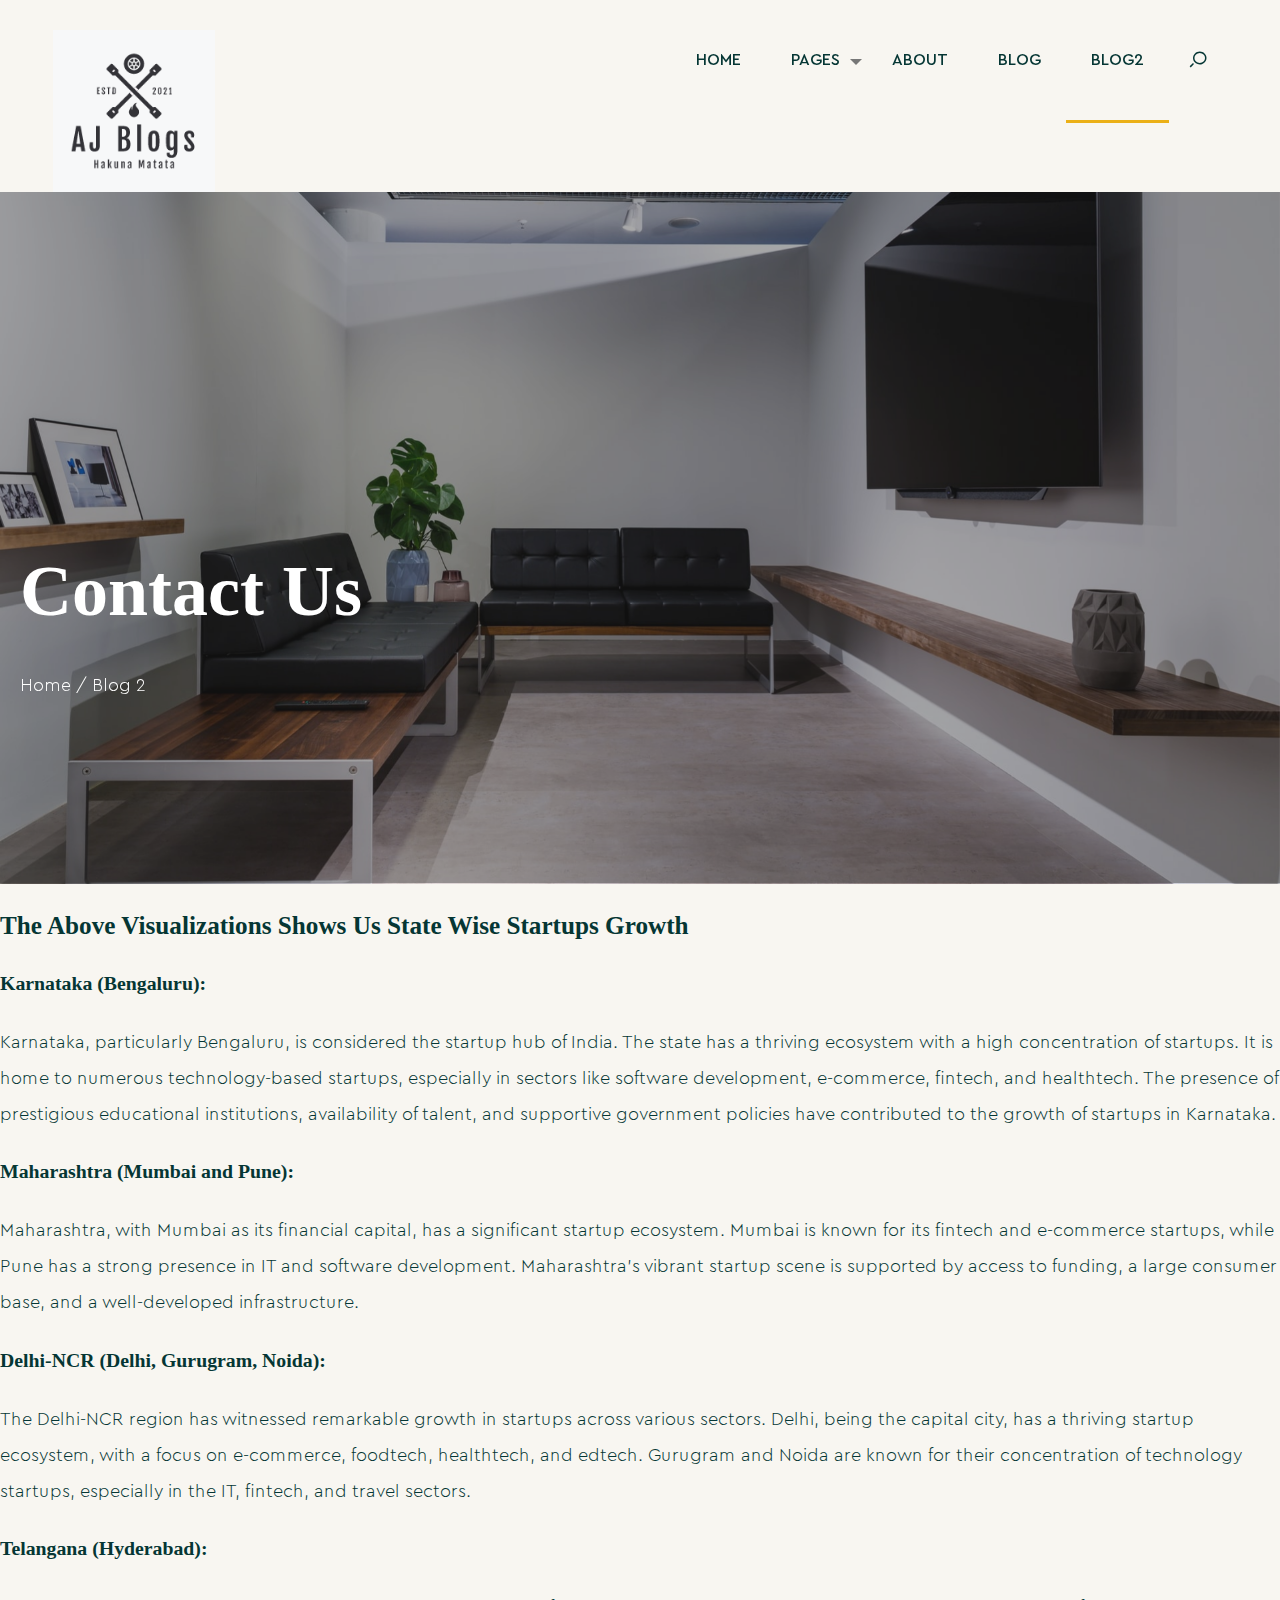
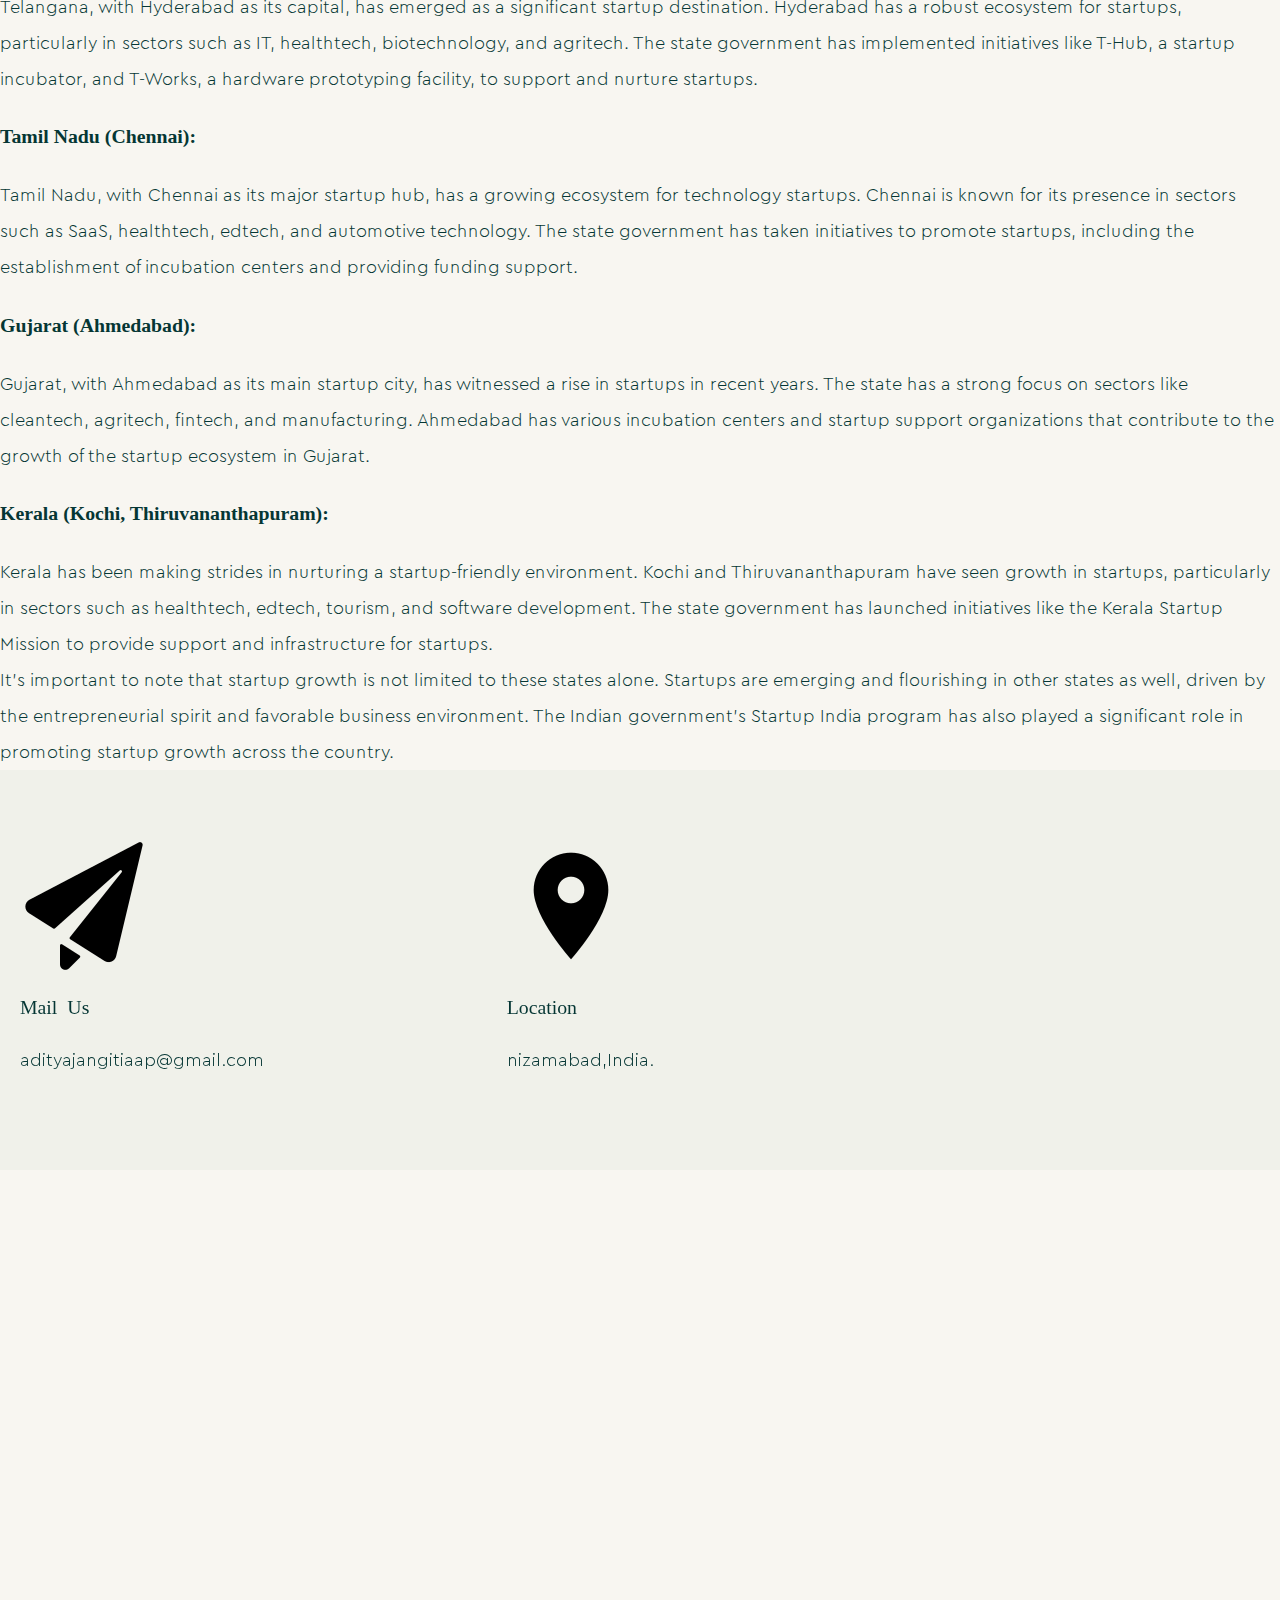
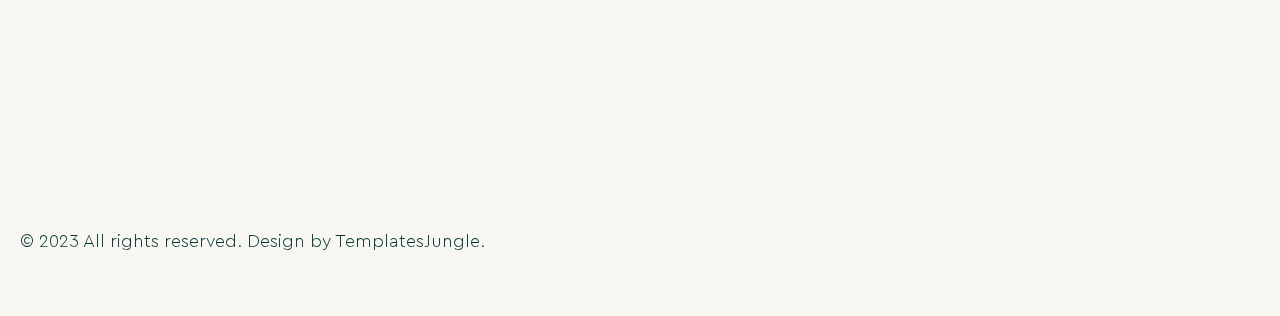
<file: contact.html>
<!DOCTYPE html>
	<html lang="en">
	<head>
		<title>Blog 2</title>
		<meta charset="utf-8">
	    <meta http-equiv="X-UA-Compatible" content="IE=edge">
	    <meta name="viewport" content="width=device-width, initial-scale=1.0">
	    <meta name="format-detection" content="telephone=no">
	    <meta name="apple-mobile-web-app-capable" content="yes">
	    <meta name="author" content="">
	    <meta name="keywords" content="">
	    <meta name="description" content="">

	    <link rel="stylesheet" type="text/css" href="css/normalize.css">
	    <link rel="stylesheet" type="text/css" href="fonts/fonts.css">
	    <link rel="stylesheet" type="text/css" href="fonts/icomoon/icomoon.css">
	    <link rel="stylesheet" type="text/css" href="css/vendor.css">
	    <link rel="stylesheet" type="text/css" href="style.css">

		<!-- script
		================================================== -->
		<script src="js/modernizr.js"></script>

	</head>

<body class="bg-body">

<div class="preloader">
  <div class="loader">
    <div class="dot"></div>
    <div class="dot"></div>
    <div class="dot"></div>
  </div>
</div>

<div class="search-box">
  <div class="search-wrap">
    <div class="close-button">
      <i class="icon icon-cancel"></i>
    </div>
    <form id="search-form" class="text-center" action="" method="">
      <input type="text" class="search-input" placeholder="Search..." />
      <i class="icon icon-search"></i>
    </form>
  </div>
</div>

<header id="header">
	<div class="header-wrap">
		<div class="container">
			<div class="row">
				<div class="col-md-12">

					<div class="col-md-2">
						<div class="main-logo">
							<a href="index.html"><img src="images/main-logo.png" alt="logo"></a>
						</div>
					</div>

					<div class="col-md-10">
						<nav id="navbar">
							<div class="main-menu stellarnav">
								<ul class="menu-list">
									<li class="menu-item active"><a href="#home">Home</a></li>
									<li class="menu-item has-sub">
										<a href="#" class="nav-link">Pages</a>
										<ul>
									        <li><a href="index.html">Home</a></li>
									        <li><a href="blog.html">Blog</a></li>
									        <li class="active"><a href="contact.html">Blog2</a></li>
									     </ul>
									</li>
									<li class="menu-item"><a href="about.html" class="nav-link">About</a></li>
									<li class="menu-item"><a href="blog.html" class="nav-link">Blog</a></li>
									<li class="menu-item"><a href="contact.html" class="nav-link active">Blog2</a></li>
								</ul>

								<div class="btn-search">
									<i class="icon icon-search"></i>
								</div>

								<div class="hamburger">
					                <span class="bar"></span>
					                <span class="bar"></span>
					                <span class="bar"></span>
					            </div>
							</div>

						</nav>
					</div>
				</div>
			</div>
		</div>
	</div>	
</header>

<section class="hero-section jarallax light-content">
	<img src="images/main-banner2.jpg" class="jarallax-img">	
	<div class="hero-content padding-xlarge">
		<div class="container">
			<div class="row">
				<div class="col-md-12">
					<h1 class="page-title">contact Us</h1>
					<div class="breadcrumbs">
						<span class="item"><a href="index.html">Home /</a></span>
						<span class="item">Blog 2</span>
					</div>
				</div>
			</div>
		</div>
	</div>
</section>

<button id="scrollToTopBtn">
	<span>Top</span>
</button>

<div class='tableauPlaceholder' id='viz1684198768207' style='position: relative'><noscript><a href='#'><img alt='Dashboard 4 ' src='https:&#47;&#47;public.tableau.com&#47;static&#47;images&#47;St&#47;StartupRecognizedbyDPIITdb4&#47;Dashboard4&#47;1_rss.png' style='border: none' /></a></noscript><object class='tableauViz'  style='display:none;'>
	<param name='host_url' value='https%3A%2F%2Fpublic.tableau.com%2F' /> 
	<param name='embed_code_version' value='3' /> 
	<param name='site_root' value='' />
	<param name='name' value='StartupRecognizedbyDPIITdb4&#47;Dashboard4' />
	<param name='tabs' value='no' />
	<param name='toolbar' value='yes' />
	<param name='static_image' value='https:&#47;&#47;public.tableau.com&#47;static&#47;images&#47;St&#47;StartupRecognizedbyDPIITdb4&#47;Dashboard4&#47;1.png' /> 
	<param name='animate_transition' value='yes' />
	<param name='display_static_image' value='yes' />
	<param name='display_spinner' value='yes' />
	<param name='display_overlay' value='yes' />
	<param name='display_count' value='yes' />
	<param name='language' value='en-US' />
	</object>
	</div>                
	<script type='text/javascript'>                    
	var divElement = document.getElementById('viz1684198768207');                    
	var vizElement = divElement.getElementsByTagName('object')[0];                    
	if ( divElement.offsetWidth > 800 ) { vizElement.style.width='1000px';vizElement.style.height='827px';} 
	else if ( divElement.offsetWidth > 500 ) { vizElement.style.width='1000px';vizElement.style.height='827px';} 
	else { vizElement.style.width='100%';vizElement.style.height='727px';}                     
	var scriptElement = document.createElement('script');                    
	scriptElement.src = 'https://public.tableau.com/javascripts/api/viz_v1.js';                    
	vizElement.parentNode.insertBefore(scriptElement, vizElement);                
	</script>

<div class='tableauPlaceholder' id='viz1684198968440' style='position: relative'><noscript><a href='#'><img alt='Sheet 1 ' src='https:&#47;&#47;public.tableau.com&#47;static&#47;images&#47;St&#47;StartupRecognizedbyDPIITsheet1&#47;Sheet1&#47;1_rss.png' style='border: none' /></a></noscript><object class='tableauViz'  style='display:none;'>
	<param name='host_url' value='https%3A%2F%2Fpublic.tableau.com%2F' /> 
	<param name='embed_code_version' value='3' /> 
	<param name='site_root' value='' />
	<param name='name' value='StartupRecognizedbyDPIITsheet1&#47;Sheet1' />
	<param name='tabs' value='no' />
	<param name='toolbar' value='yes' />
	<param name='static_image' value='https:&#47;&#47;public.tableau.com&#47;static&#47;images&#47;St&#47;StartupRecognizedbyDPIITsheet1&#47;Sheet1&#47;1.png' /> 
	<param name='animate_transition' value='yes' />
	<param name='display_static_image' value='yes' />
	<param name='display_spinner' value='yes' />
	<param name='display_overlay' value='yes' />
	<param name='display_count' value='yes' />
	<param name='language' value='en-US' /></object></div>                
	<script type='text/javascript'>                    
	var divElement = document.getElementById('viz1684198968440');                    
	var vizElement = divElement.getElementsByTagName('object')[0];                    
	vizElement.style.width='100%';
	vizElement.style.height=(divElement.offsetWidth*0.75)+'px';                    
	var scriptElement = document.createElement('script');                    
	scriptElement.src = 'https://public.tableau.com/javascripts/api/viz_v1.js';                    
	vizElement.parentNode.insertBefore(scriptElement, vizElement);                
	</script>
	<p><h3>The above visualizations shows us state wise startups growth</h3>
		<h4>Karnataka (Bengaluru):</h4> Karnataka, particularly Bengaluru, is considered the startup hub of India. The state has a thriving ecosystem with a high concentration of startups. It is home to numerous technology-based startups, especially in sectors like software development, e-commerce, fintech, and healthtech. The presence of prestigious educational institutions, availability of talent, and supportive government policies have contributed to the growth of startups in Karnataka.

		<h4>Maharashtra (Mumbai and Pune):</h4> Maharashtra, with Mumbai as its financial capital, has a significant startup ecosystem. Mumbai is known for its fintech and e-commerce startups, while Pune has a strong presence in IT and software development. Maharashtra's vibrant startup scene is supported by access to funding, a large consumer base, and a well-developed infrastructure.

		<h4>Delhi-NCR (Delhi, Gurugram, Noida):</h4> The Delhi-NCR region has witnessed remarkable growth in startups across various sectors. Delhi, being the capital city, has a thriving startup ecosystem, with a focus on e-commerce, foodtech, healthtech, and edtech. Gurugram and Noida are known for their concentration of technology startups, especially in the IT, fintech, and travel sectors.

		<h4>Telangana (Hyderabad):</h4> Telangana, with Hyderabad as its capital, has emerged as a significant startup destination. Hyderabad has a robust ecosystem for startups, particularly in sectors such as IT, healthtech, biotechnology, and agritech. The state government has implemented initiatives like T-Hub, a startup incubator, and T-Works, a hardware prototyping facility, to support and nurture startups.

		<h4>Tamil Nadu (Chennai):</h4> Tamil Nadu, with Chennai as its major startup hub, has a growing ecosystem for technology startups. Chennai is known for its presence in sectors such as SaaS, healthtech, edtech, and automotive technology. The state government has taken initiatives to promote startups, including the establishment of incubation centers and providing funding support.

		<h4>Gujarat (Ahmedabad):</h4> Gujarat, with Ahmedabad as its main startup city, has witnessed a rise in startups in recent years. The state has a strong focus on sectors like cleantech, agritech, fintech, and manufacturing. Ahmedabad has various incubation centers and startup support organizations that contribute to the growth of the startup ecosystem in Gujarat.

		<h4>Kerala (Kochi, Thiruvananthapuram):</h4> Kerala has been making strides in nurturing a startup-friendly environment. Kochi and Thiruvananthapuram have seen growth in startups, particularly in sectors such as healthtech, edtech, tourism, and software development. The state government has launched initiatives like the Kerala Startup Mission to provide support and infrastructure for startups.

		<li>It's important to note that startup growth is not limited to these states alone. Startups are emerging and flourishing in other states as well, driven by the entrepreneurial spirit and favorable business environment. The Indian government's Startup India program has also played a significant role in promoting startup growth across the country.

	</p>
<section class="bg-accent padding-medium">
	<div class="container">
		<div class="row">
			<div class="col-md-4 col-sm-6">
				<div class="contact-detail">
					<div class="icon">
						<img src="images/mail.png" alt="call">
					</div>
					<div class="detail-item">
						<h4 class="icon-title">Mail Us</h4>
						<a href="adityajangitiaap@gmail.com">adityajangitiaap@gmail.com</a>
					</div>
				</div>
			</div>

			<div class="col-md-4 col-sm-6">
				<div class="contact-detail">
					<div class="icon">
						<img src="images/location.png" alt="call">
					</div>
					<div class="detail-item">
						<h4 class="icon-title">Location</h4>
						<p>nizamabad,India.</p>
					</div>
				</div>
			</div>

		</div>
	</div>
</section>

<footer id="footer" class="padding-large" data-aos="fade-up">
	<div class="container">
		<div class="row">

			<div class="col-md-4 col-sm-6">
				<div class="company-brand">
					<img src="images/main-logo.png" alt="logo" class="footer-logo">
					<p>Thank you for visiting our website. We appreciate your interest and would love to hear from you. Please feel free to get in touch with us by sending a message using the email.</p>
				</div>
			</div>

			<div class="col-md-3 col-sm-6">
				<h5>Get in Touch</h5>
				<ul>
					<li><a href="#" class="email">adityajangitiaap@gmail.com</a></li>
					<li>Nizamabad,telangana,India.</li>
					<li>503002</li>
				</ul>
			</div>
		</div>
	</div>
</footer>

<div id="footer-bottom" class="padding-small">
	<div class="container">
		<div class="row">
			<div class="col-md-12">

				<div class="row">
				
					<div class="col-md-6">
						<div class="copyright">
							<p>© 2023 All rights reserved. Design by <a href="https://templatesjungle.com/" target="_blank">TemplatesJungle</a>.</p>
						</div>
					</div>
					
					<div class="col-md-6">
						<div class="social-links">
							<ul>
								<li>
									<a href="https://www.facebook.com/profile.php?id=100008534553786&mibextid=ZbWKwL"><i class="icon icon-facebook"></i></a>
								</li>
								<li>
									<a href="https://github.com/Adityajangiti/"><i class="icon-github"></i></a>
								</li>
								<li>
									<a href="https://www.linkedin.com/in/aditya-jangiti-b15114235"><i class="icon-linkedin"></i></a>
								</li>
								<li>
									<a href="https://www.instagram.com/adityajangiti433/"><i class="icon icon-instagram"></i></a>
								</li>
							</ul>
						</div>
					</div>

				</div>

			</div>
		</div>	
	</div>
</div>

<script src="js/jquery-1.11.0.min.js"></script>
<script src="js/plugins.js"></script>
<script src="js/slideNav.min.js"></script>
<script src="js/script.js"></script>	

</body>
</html>
</file>
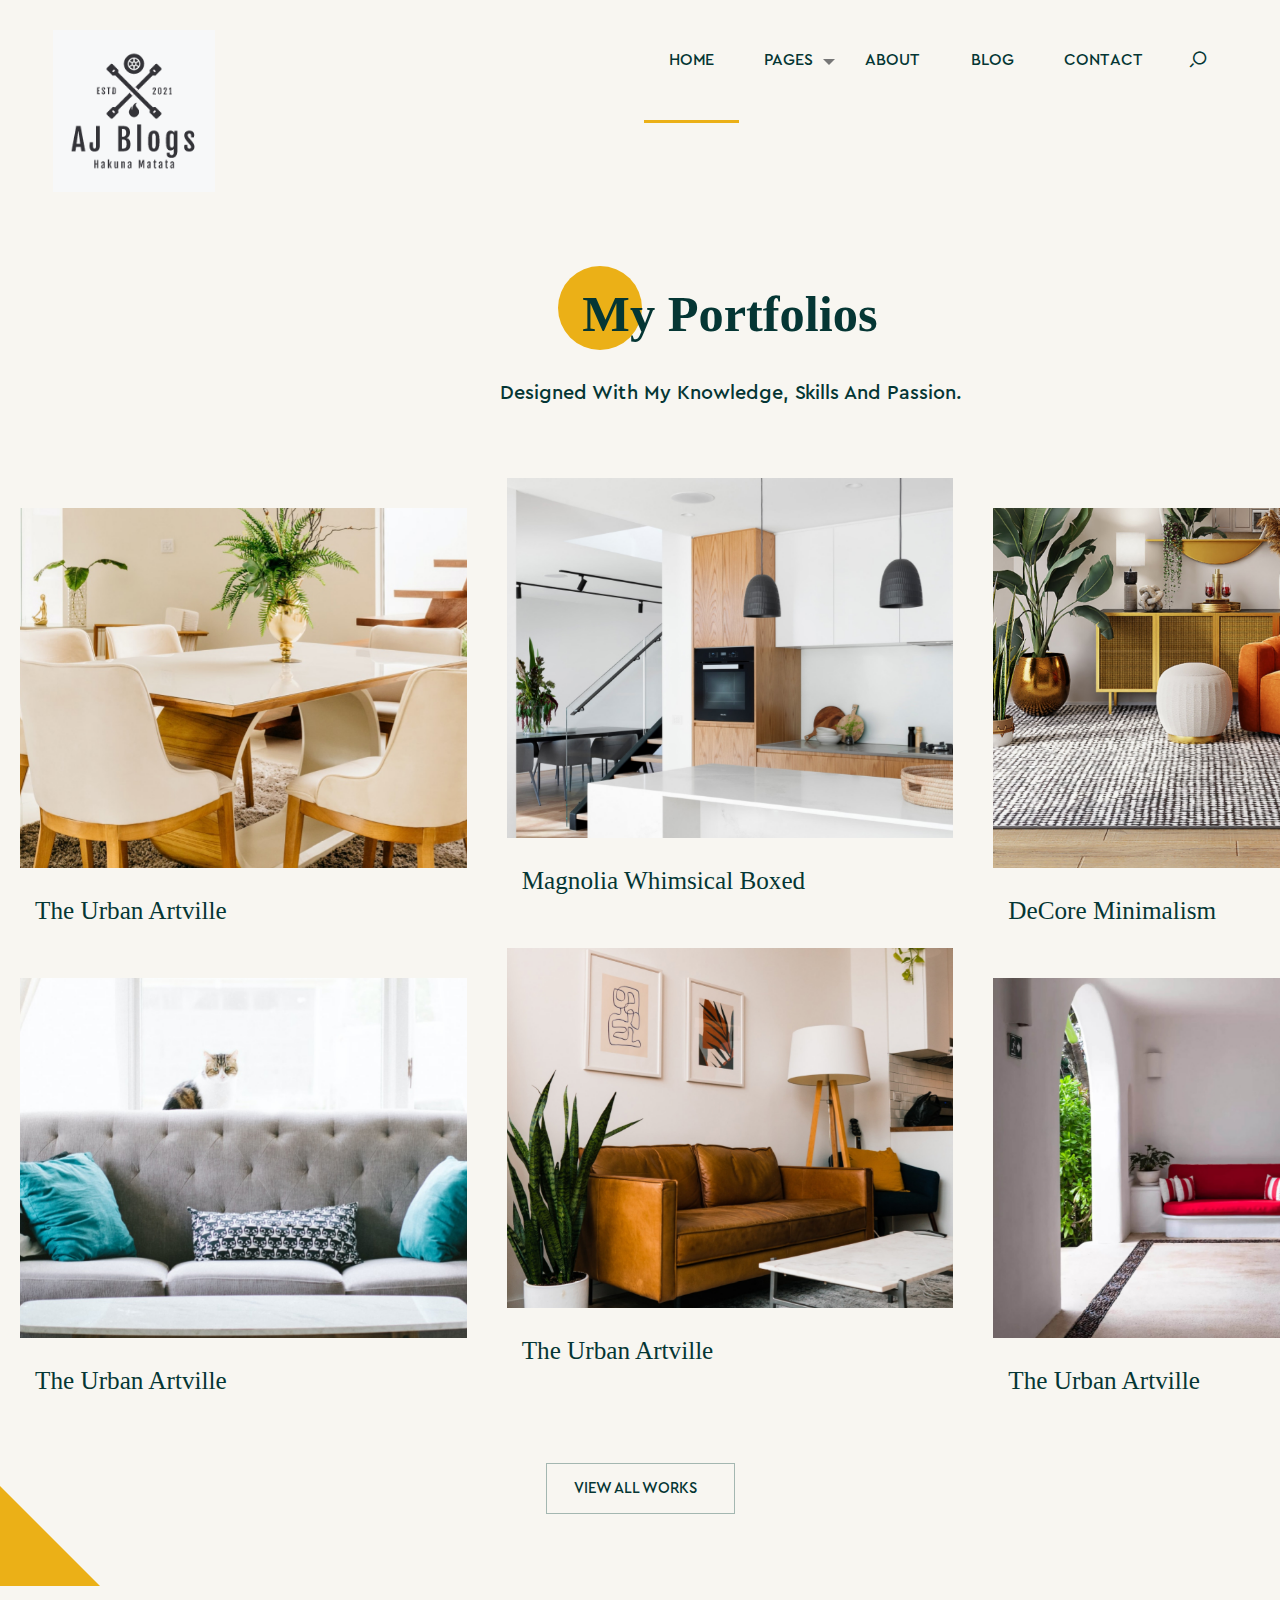
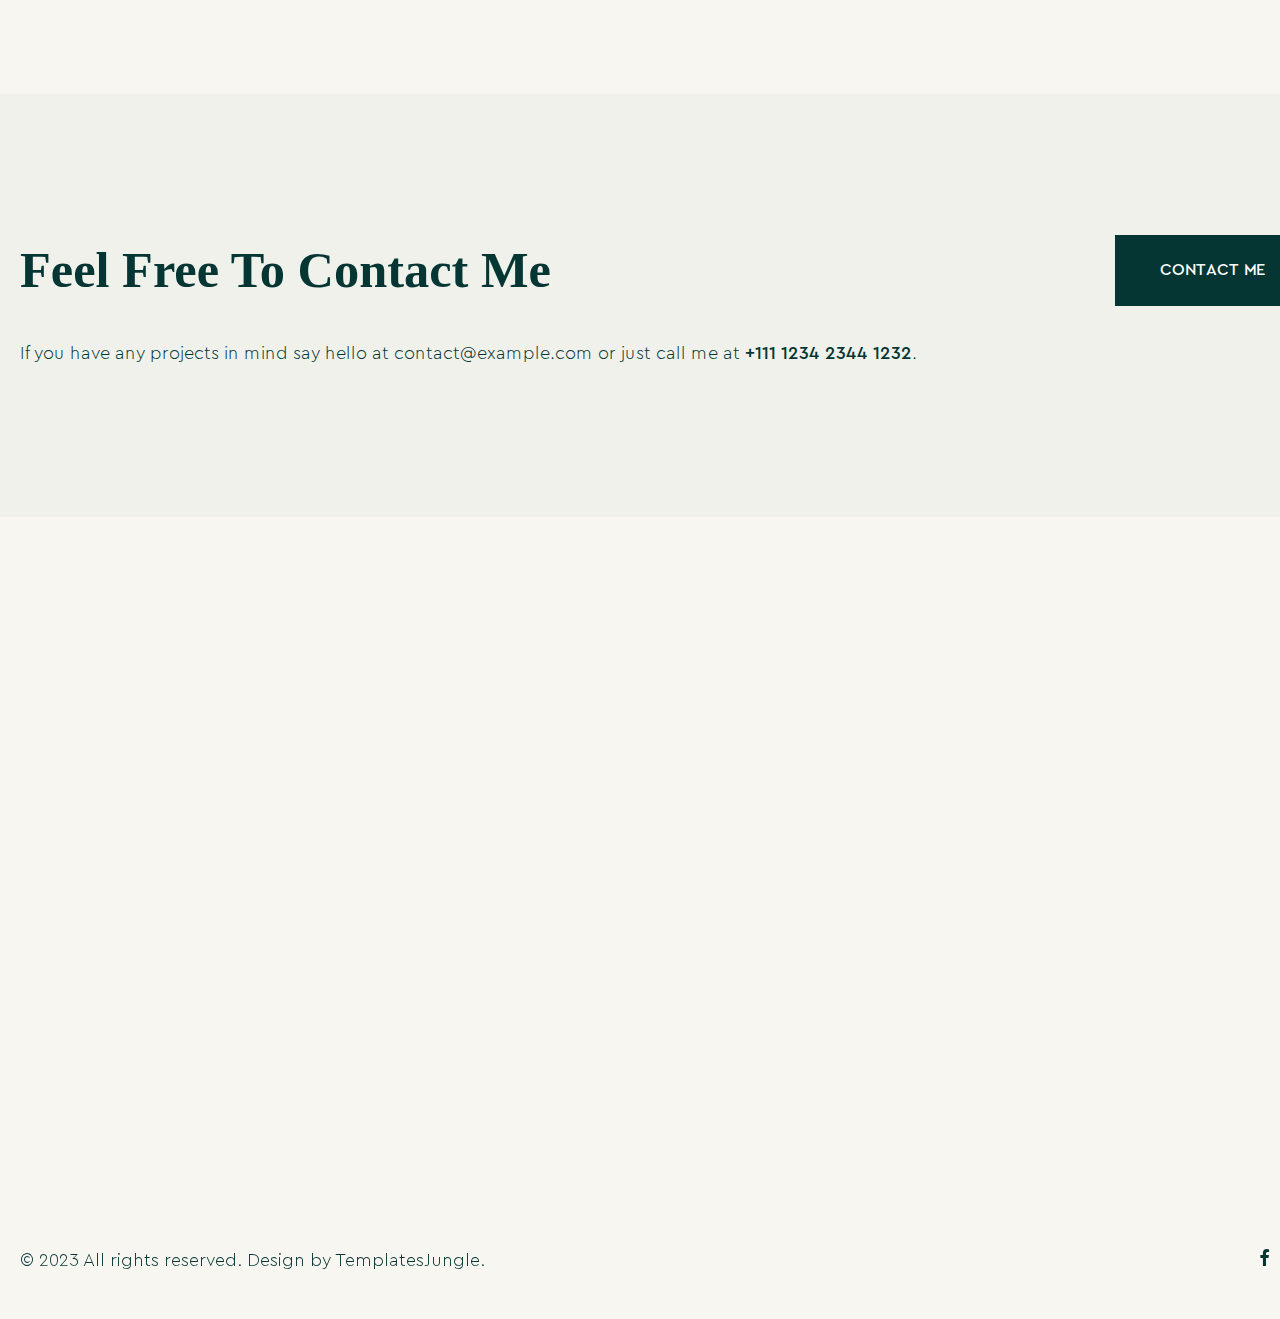
<file: portfolio.html>
<!DOCTYPE html>
	<html lang="en">
	<head>
		<title>Jesse - Free Interior Designer HTML CSS Website Template</title>
		<meta charset="utf-8">
	    <meta http-equiv="X-UA-Compatible" content="IE=edge">
	    <meta name="viewport" content="width=device-width, initial-scale=1.0">
	    <meta name="format-detection" content="telephone=no">
	    <meta name="apple-mobile-web-app-capable" content="yes">
	    <meta name="author" content="">
	    <meta name="keywords" content="">
	    <meta name="description" content="">

	    <link rel="stylesheet" type="text/css" href="css/normalize.css">
	    <link rel="stylesheet" type="text/css" href="fonts/fonts.css">
	    <link rel="stylesheet" type="text/css" href="fonts/icomoon/icomoon.css">
	    <link rel="stylesheet" type="text/css" href="css/vendor.css">
	    <link rel="stylesheet" type="text/css" href="style.css">

		<!-- script
		================================================== -->
		<script src="js/modernizr.js"></script>

	</head>

<body class="bg-body">

<div class="preloader">
  <div class="loader">
    <div class="dot"></div>
    <div class="dot"></div>
    <div class="dot"></div>
  </div>
</div>

<div class="search-box">
  <div class="search-wrap">
    <div class="close-button">
      <i class="icon icon-cancel"></i>
    </div>
    <form id="search-form" class="text-center" action="" method="">
      <input type="text" class="search-input" placeholder="Search..." />
      <i class="icon icon-search"></i>
    </form>
  </div>
</div>

<header id="header">
	<div class="header-wrap">
		<div class="container">
			<div class="row">
				<div class="col-md-12">

					<div class="col-md-2">
						<div class="main-logo">
							<a href="index.html"><img src="images/main-logo.png" alt="logo"></a>
						</div>
					</div>

					<div class="col-md-10">
						<nav id="navbar">
							<div class="main-menu stellarnav">
								<ul class="menu-list">
									<li class="menu-item active"><a href="index.html" class="active">Home</a></li>
									<li class="menu-item has-sub">
										<a href="#" class="nav-link">Pages</a>
										<ul>
									        <li class="active"><a href="index.html">Home</a></li>
									        <li><a href="about.html">About</a></li>
									        <li><a href="styles.html">Styles</a></li>
									        <li><a href="blog.html">Blog</a></li>
									        <li><a href="portfolio.html">Portfolio</a></li>
									        <li><a href="single-post.html">Post Single</a></li>
									        <li><a href="contact.html">Contact</a></li>
									     </ul>
									</li>
									<li class="menu-item"><a href="about.html" class="nav-link">About</a></li>
									<li class="menu-item"><a href="blog.html" class="nav-link">Blog</a></li>
									<li class="menu-item"><a href="contact.html" class="nav-link">Contact</a></li>
								</ul>

								<div class="btn-search">
									<i class="icon icon-search"></i>
								</div>

								<div class="hamburger">
					                <span class="bar"></span>
					                <span class="bar"></span>
					                <span class="bar"></span>
					            </div>
							</div>

						</nav>
					</div>
				</div>
			</div>
		</div>
	</div>	
</header>

<button id="scrollToTopBtn">
	<span>Top</span>
</button>

<section id="portfolio" class="padding-medium">

	<div class="container">
		<div class="row">
			<div class="col-md-12">
				<div class="section-header align-center pattern center-align">
					<h2 class="section-title">my portfolios</h2>
					<h4 class="sub-title">designed with my knowledge, skills and passion.</h4>
				</div>
			</div>
		</div>
	</div>

	<div class="portfolio-content">
		<div class="container">
			<div class="row d-flex flex-wrap">
				<div class="col-md-4 col-sm-6">
					<div class="portfolio-item">
						<a href="images/room-item1.jpg" class="image-hvr-effect image-link">
							<img src="images/room-item1.jpg" alt="portfolio" class="portfolio-image">
						</a>
						<h3 class="item-title"><a href="#">The urban artville</a></h3>				
					</div>
				</div>
				<div class="col-md-4 col-sm-6">
					<div class="portfolio-item align-style">
						<a href="images/room-item2.jpg" class="image-hvr-effect image-link">
							<img src="images/room-item2.jpg" alt="portfolio" class="portfolio-image">
						</a>
						<h3 class="item-title"><a href="#">Magnolia whimsical boxed</a></h3>			
					</div>
				</div>
				<div class="col-md-4 col-sm-6">
					<div class="portfolio-item">
						<a href="images/room-item3.jpg" class="image-hvr-effect image-link">
							<img src="images/room-item3.jpg" alt="portfolio" class="portfolio-image">
						</a>
						<h3 class="item-title"><a href="#">DeCore minimalism</a></h3>			
					</div>
				</div>
				<div class="col-md-4 col-sm-6">
					<div class="portfolio-item">
						<a href="images/room-item4.jpg" class="image-hvr-effect image-link">
							<img src="images/room-item4.jpg" alt="portfolio" class="portfolio-image">
						</a>
						<h3 class="item-title"><a href="#">The urban artville</a></h3>			
					</div>
				</div>
				<div class="col-md-4 col-sm-6">
					<div class="portfolio-item align-style">
						<a href="images/room-item5.jpg" class="image-hvr-effect image-link">
							<img src="images/room-item5.jpg" alt="portfolio" class="portfolio-image">
						</a>
						<h3 class="item-title"><a href="#">The urban artville</a></h3>			
					</div>
				</div>
				<div class="col-md-4 col-sm-6">
					<div class="portfolio-item">
						<a href="images/room-item6.jpg" class="image-hvr-effect image-link">
							<img src="images/room-item6.jpg" alt="portfolio" class="portfolio-image">
						</a>
						<h3 class="item-title"><a href="#">The urban artville</a></h3>			
					</div>
				</div>
			</div>
		</div>
	</div>

	<div class="align-center">
		<a href="#" class="btn btn-outline-accent btn-accent-arrow text-uppercase">View All Works <i class="icon icon-ns-arrow-right"></i></a>
	</div>
	<div class="triangle-shape bottom-left"></div>
</section>

<section id="contact" class="bg-accent padding-large margin-large">
	<div class="container">
		<div class="row">
			<div class="col-md-9">
				<div class="section-header">
					<h2 class="section-title anim-text-banner">
						<span class="anim-text">Feel Free to</span>
						<span class="anim-text">Contact Me</span>
					</h2>
					<p>If you have any projects in mind say hello at <a href="#">contact@example.com</a> or just call me at <strong>+111 1234 2344 1232</strong>.</p>
				</div>
			</div>

			<div class="col-md-3">
				<div class="btn-contact">
					<a href="contact.html" class="btn btn-accent btn-xlarge text-uppercase">Contact me</a>
				</div>
			</div>						
		</div>
	</div>
</section>

<footer id="footer" class="padding-large" data-aos="fade-up">
	<div class="container">
		<div class="row">

			<div class="col-md-4 col-sm-6">
				<div class="company-brand">
					<img src="images/main-logo.png" alt="logo" class="footer-logo">
					<p>Feugiat hac porttitor sem dictum velit, elementum odio. Sed ipsum quis nec eget facilisis quis nibh ut bibendum.</p>
				</div>
			</div>

			<div class="col-md-2 col-sm-6">
				<h5>Quick Links</h5>
				<ul class="menu-list">
					<li class="menu-item">
						<a href="#">Home</a>
					</li>
					<li class="menu-item">
						<a href="about.html">About</a>
					</li>
					<li class="menu-item">
						<a href="styles.html">Styles</a>
					</li>
					<li class="menu-item">
						<a href="blog.html">Blog</a>
					</li>								
				</ul>
			</div>

			<div class="col-md-3 col-sm-6">
				<h5>Services</h5>
				<ul class="menu-list">
					<li class="menu-item">
						<a href="#">Residential</a>
					</li>
					<li class="menu-item">
						<a href="#">Commercial & hospitality</a>
					</li>
					<li class="menu-item">
						<a href="#">Multifamily</a>
					</li>
					<li class="menu-item">
						<a href="#">All Services</a>
					</li>
				</ul>
			</div>

			<div class="col-md-3 col-sm-6">
				<h5>Get in Touch</h5>
				<ul>
					<li><a href="#" class="email">info@yourcompany.com</a></li>
					<li>15Th Street Avenue, New York, USA</li>
					<li>011-554-8798-6556</li>
				</ul>
			</div>
		</div>
	</div>
</footer>

<div id="footer-bottom" class="padding-small">
	<div class="container">
		<div class="row">
			<div class="col-md-12">

				<div class="row">
				
					<div class="col-md-6">
						<div class="copyright">
							<p>© 2023 All rights reserved. Design by <a href="https://templatesjungle.com/" target="_blank">TemplatesJungle</a>.</p>
						</div>
					</div>
					
					<div class="col-md-6">
						<div class="social-links">
							<ul>
								<li>
									<a href="#"><i class="icon icon-facebook"></i></a>
								</li>
								<li>
									<a href="#"><i class="icon icon-twitter"></i></a>
								</li>
								<li>
									<a href="#"><i class="icon icon-youtube-play"></i></a>
								</li>
								<li>
									<a href="#"><i class="icon icon-behance-square"></i></a>
								</li>
							</ul>
						</div>
					</div>

				</div>

			</div>
		</div>	
	</div>
</div>

<script src="js/jquery-1.11.0.min.js"></script>
<script src="js/plugins.js"></script>
<script src="js/slideNav.min.js"></script>
<script src="js/script.js"></script>	

</body>
</html>
</file>
<file: fonts/fonts.css>
@font-face {
    font-family: 'Cera Pro';
    src: url('CeraPro-BlackItalic.woff2') format('woff2'),
        url('CeraPro-BlackItalic.woff') format('woff'),
        url('CeraPro-BlackItalic.ttf') format('truetype');
    font-weight: 900;
    font-style: italic;
    font-display: swap;
}

@font-face {
    font-family: 'Cera Pro';
    src: url('CeraPro-Bold.woff2') format('woff2'),
        url('CeraPro-Bold.woff') format('woff'),
        url('CeraPro-Bold.ttf') format('truetype');
    font-weight: bold;
    font-style: normal;
    font-display: swap;
}

@font-face {
    font-family: 'Cera Pro';
    src: url('CeraPro-Black.woff2') format('woff2'),
        url('CeraPro-Black.woff') format('woff'),
        url('CeraPro-Black.ttf') format('truetype');
    font-weight: 900;
    font-style: normal;
    font-display: swap;
}

@font-face {
    font-family: 'Cera Pro';
    src: url('CeraPro-Light.woff2') format('woff2'),
        url('CeraPro-Light.woff') format('woff'),
        url('CeraPro-Light.ttf') format('truetype');
    font-weight: 300;
    font-style: normal;
    font-display: swap;
}

@font-face {
    font-family: 'Cera Pro';
    src: url('CeraPro-Italic.woff2') format('woff2'),
        url('CeraPro-Italic.woff') format('woff'),
        url('CeraPro-Italic.ttf') format('truetype');
    font-weight: normal;
    font-style: italic;
    font-display: swap;
}

@font-face {
    font-family: 'Cera Pro';
    src: url('CeraPro-Medium.woff2') format('woff2'),
        url('CeraPro-Medium.woff') format('woff'),
        url('CeraPro-Medium.ttf') format('truetype');
    font-weight: 500;
    font-style: normal;
    font-display: swap;
}
</file>
<file: fonts/icomoon/icomoon.css>
@font-face {
  font-family: 'icomoon';
  src:  url('fonts/icomoon.eot?r4trvr');
  src:  url('fonts/icomoon.eot?r4trvr#iefix') format('embedded-opentype'),
    url('fonts/icomoon.ttf?r4trvr') format('truetype'),
    url('fonts/icomoon.woff?r4trvr') format('woff'),
    url('fonts/icomoon.svg?r4trvr#icomoon') format('svg');
  font-weight: normal;
  font-style: normal;
  font-display: block;
}

[class^="icon-"], [class*=" icon-"] {
  /* use !important to prevent issues with browser extensions that change fonts */
  font-family: 'icomoon' !important;
  speak: never;
  font-style: normal;
  font-weight: normal;
  font-variant: normal;
  text-transform: none;
  line-height: 1;

  /* Better Font Rendering =========== */
  -webkit-font-smoothing: antialiased;
  -moz-osx-font-smoothing: grayscale;
}

.icon-expert:before {
  content: "\e903";
}
.icon-creative:before {
  content: "\e906";
}
.icon-align-right:before {
  content: "\e902";
}
.icon-search:before {
  content: "\e905";
}
.icon-shopping-cart:before {
  content: "\e907";
}
.icon-target:before {
  content: "\e908";
}
.icon-arrow-left:before {
  content: "\e900";
}
.icon-arrow-right:before {
  content: "\e901";
}
.icon-long-arrow-right:before {
  content: "\e90b";
}
.icon-cancel:before {
  content: "\e904";
}
.icon-linkedin2:before {
  content: "\eaca";
}
.icon-instagram:before {
  content: "\ea92";
}
.icon-paper-plane-o:before {
  content: "\f1d9";
}
.icon-send-o:before {
  content: "\f1d9";
}
.icon-twitter:before {
  content: "\f099";
}
.icon-facebook:before {
  content: "\f09a";
}
.icon-facebook-f:before {
  content: "\f09a";
}
.icon-youtube-play:before {
  content: "\f16a";
}
.icon-behance-square:before {
  content: "\f1b5";
}
.icon-pinterest-p:before {
  content: "\f231";
}
</file>
<file: style.css>
/*
Theme Name: Interiors
Theme URI: https://templatesjungle.com/
Author: TemplatesJungle
Author URI: https://templatesJungle.com/
Description: Interiors is specially designed product packaged for Interior designer website.
Version: 1.1
*/

/*--------------------------------------------------------------
This is main CSS file that contains custom style rules used in this template
--------------------------------------------------------------*/

/*------------------------------------*\
    Table of contents
\*------------------------------------*/

/*------------------------------------------------

CSS STRUCTURE:

1. VARIABLES

2. GENERAL TYPOGRAPHY
  2.1 General Styles
  2.2 Floating & Alignment
  2.3 Forms
  2.4 Lists
  2.5 Code
  2.6 Tables
  2.7 Spacing
  2.8 Utilities
  2.9 Misc
  2.10 Buttons
    - Button Sizes
    - Button Shapes
    - Button Color Scheme
    - Button Aligns
  2.11 Images
    - Image Hover Effects
  2.12 Section
    - Hero Section
    - Section Title
    - Section Paddings
    - Section Margins
    - Section Bg Colors
    - Content colors


3. EXTENDED TYPOGRAPHY
  3.1 Blockquote / Pullquote
  3.2 Dropcap
  3.3 Text Highlights

4. CONTENT ELEMENTS
  4.1 Tabs
  4.2 Accordions
  4.3 Member Grid
  4.4 Product Grid

5. BLOG STYLES
  5.1 Blog Single Post
  5.2 About Author
  5.3 Comments List
  5.4 Comments Form

6. Grid Layout

6. SITE STRUCTURE
  6.1 Preloader
  6.2 Header
    - Logo
    - Header Menu
    - Nav Sidebar
  6.3 Billboard
  6.4 About Me Section
  6.5 Portfolio Section
  6.6 Quotation Section
  6.7 Achievement Section
  6.8 Post Grid Section
  6.9 Testimonials Section
  6.10 Footer
    - Footer Top
    - Footer Bottom
  

7. THIRD PARTY COMPONENTS
  7.1 parallax section
  7.2 Blog Page
  7.3 Page Navigation



/*--------------------------------------------------------------
/** 1. VARIABLES
--------------------------------------------------------------*/
:root {
    /* widths for rows and containers
     */
    --header-height       : 160px;
    --header-height-min   : 80px;
}
/* on mobile devices below 600px
 */
@media screen and (max-width: 600px) {
    :root {
        --header-height : 100px;
        --header-height-min   : 80px;
    }
}
/* Theme Colors */
:root {
    --accent-color       : #053634;
    --secondary-color    : #ebB017;
    --dark-color         : #053634;
    --body-text-color    : #053634;
    --background-color   : #f0f1EA;
    --light-accent-color  : #A4B7B1;
    --light-background-color   : #f8f6f1;
}
/* Fonts */
:root {
    --body-font           : "Cera Pro", Verdana, sans-serif;
    --heading-font        : "Playfair Display", Georgia, serif;
}


/*----------------------------------------------*/
/* 2 GENERAL TYPOGRAPHY */
/*----------------------------------------------*/

/* 2.1 General Styles
/*----------------------------------------------*/
*, *::before, *::after {
  -webkit-box-sizing: border-box;
  -moz-box-sizing: border-box;
  box-sizing: border-box;
}
html {
  box-sizing: border-box;
}
body {
  font-family: var(--body-font);
  font-size: 18px;
  font-weight: 300;
  line-height: 2;
  color: var(--body-text-color);
}
body.no-scroll {
    overflow: hidden;
}
a {
  color: var(--accent-color);
  text-decoration: none;
  transition: 0.3s color ease-out;
}
a:hover {
  text-decoration: none;
}
ul, ol {
  margin-top: 0;
  margin-bottom: 10px;
  margin-left: 0;
}
ul ul,
ol ul,
ul ol,
ol ol {
  margin-top: 5px;
  margin-bottom: 0;
}
ul li, ol li {
  margin-bottom: 5px;
  outline: 0;
}
ul li.active a{
  color: #daa556;
}
ul li:last-child,
ol li:last-child {
  margin-bottom: 0;
}
dl {
  margin-top: 0;
  margin-bottom: 2rem;
}
dt,
dd {
  line-height: 1.42857143;
}
dt {
  font-weight: bold;
}
dd {
  margin-left: 0;
}
button, input, select, textarea {
  font-family: inherit;
  font-size: inherit;
  line-height: inherit;
  outline: 0;
}
figure {
  margin: 0;
}
img {
  display: inline-block;
  border: 0;
  max-width: 100%;
  height: auto;
  vertical-align: middle;
}
::selection {
  background: rgba(0,0,0,0.8);
  color: #fff;
  text-shadow: none;
}
::-moz-selection {
  background: rgba(0,0,0,0.8);
  color: #fff;
  text-shadow: none;
}

/* image align */
figure.align-right {
  margin: 30px 0 30px 30px;
}

/* Typography */
/*----------------------------------------------*/

h1, .h1, h2, .h2, h3, .h3, h4, .h4, h5, .h5, h6, .h6 {
  font-family: var(--heading-font);
  color: var(--dark-color);
  line-height: 1.2;
}
h1.light, .h1, h2.light, .h2, h3.light, .h3, h4.light, .h4, h5.light, .h5, h6.light, .h6 {
  color: #fff;
}
h1, h2, h3 {
  margin: 25px 0;
  text-transform: capitalize;
}
h5, h6 {
  letter-spacing: 1px;
}
h1, .h1 {
  font-size: 2.5em;
  line-height: 1.4;
}
h2, .h2 {
  font-size: 1.5em;
  line-height: 1.4;
}
h3, .h3 {
  font-size: 1.4em;
  line-height: 1.4;
}
h4, .h4 {
  font-size: 1.1em;
  line-height: 1.4;
}
h5, .h5 {
  font-size: .83em;
  line-height: 1.25;
}
h6, .h6 {
  font-size: .67em;
  line-height: 1.1;
}
h1 a, h2 a, h3 a, h4 a, h5 a, h6 a {
  font-weight: inherit;
  color: inherit;
  text-decoration: none;
}
p {
   margin: 0 0 20px 0;
}
p:empty {
  display: none;
}
small {
  font-size: 85%;
}
mark {
  background-color: var(--grey-color);
  padding: 0.28rem;
}
dfn, cite, em, i {
  font-style: italic;
}
code, kbd, var {
  font-size: 14px;
}
code {
  background-color:  var(--grey-color);
}
abbr {
  border-bottom: 0.1px dotted #666;
  cursor: help;
}
::placeholder {
    color: #999;
}

/*----------------------------------------------*/
/* 2.1 Floating & Alignment */
/*----------------------------------------------*/

.align-left {
  float: left;
  text-align: left;
}
.align-right {
  float: right;
  text-align: right;
}
.align-center {
  display: block;
  margin-left: auto;
  margin-right: auto;
  text-align: center;
}
/**::after,*/
.container::after,
.row::after,
.clearfix::after {
  display: block;
  clear: both;
  content: "";
}

/** Text Align
--------------------------------------------------------------*/

.text-left {
  text-align: left;
}
.text-right {
  text-align: right;
}
.text-center {
  text-align: center;
}
.text-justify {
  text-align: justify;
}
.text-nowrap {
  white-space: nowrap;
}
.text-lead {
  font-size: 120%;
  line-height: 1.7em;
}
.text-lead strong {
  font-size: 115%;
  font-weight: 500;
}
.text-muted {
  color: var(--secondary-color);
}
.text-pri {
  color: var(--grey-color);
}
.text-hide {
  font: 0/0 a;
  color: transparent;
  text-shadow: none;
  background-color: transparent;
  border: 0;
}

/*------------------------------------------------
/* 2.3 Forms
–––––––––––––––––––––––––––––––––––––––––––––––––– */
input[type="email"],
input[type="number"],
input[type="search"],
input[type="text"],
input[type="tel"],
input[type="url"],
input[type="password"],
textarea,
select {
    height: 50px;
    padding: 6px 15px;
    background-color: var(--light-background-color);
    border: 1px solid #d4d8bd;
    border-radius: 4px;
    box-shadow: none;
    box-sizing: border-box; 
  }
/* Removes awkward default styles on some inputs for iOS */
input[type="email"],
input[type="number"],
input[type="search"],
input[type="text"],
input[type="tel"],
input[type="url"],
input[type="password"],
textarea {
  -webkit-appearance: none;
     -moz-appearance: none;
          appearance: none; }
textarea {
  min-height: 65px;
  padding-top: 6px;
  padding-bottom: 6px; }
input[type="email"]:focus,
input[type="number"]:focus,
input[type="search"]:focus,
input[type="text"]:focus,
input[type="tel"]:focus,
input[type="url"]:focus,
input[type="password"]:focus,
textarea:focus,
select:focus {
  border: 1px solid var(--grey-color);
  outline: 0; }
label,
legend {
  display: block;
  margin-bottom: .5rem;
  font-weight: 600; 
}
fieldset {
  padding: 0;
  border-width: 0; 
}
input[type="checkbox"],
input[type="radio"] {
  display: inline; }
label > .label-body {
  display: inline-block;
  margin-left: .5rem;
  font-weight: normal; }

/*------------------------------------------------
/* 2.4 Lists
–––––––––––––––––––––––––––––––––––––––––––––––––– */
ul {
  list-style: circle inside; }
ol {
  list-style: decimal inside; }
ol, ul {
  padding-left: 0;
  margin-top: 0; }
ul ul,
ul ol,
ol ol,
ol ul {
  margin: 1.5rem 0 1.5rem 3rem;
  font-size: 90%; }
li {
  margin-bottom: 1rem; }

/*------------------------------------------------
/* 2.5 Code
–––––––––––––––––––––––––––––––––––––––––––––––––– */
code {
  padding: .2rem .5rem;
  margin: 0 .2rem;
  font-size: 90%;
  white-space: nowrap;
  background-color: var(--background-color);
  border: 1px solid var(--light-accent-color);
  border-radius: 4px; }
pre > code {
  display: block;
  padding: 1rem 1.5rem;
  white-space: normal; 
  }

/*------------------------------------------------
/* 2.6 Tables
–––––––––––––––––––––––––––––––––––––––––––––––––– */
th,
td {
  padding: 12px 15px;
  text-align: left;
  border-bottom: 1px solid rgba(0,0,0,0.125); }
th:first-child,
td:first-child {
  padding-left: 0; }
th:last-child,
td:last-child {
  padding-right: 0; }

/*------------------------------------------------
/* 2.7 Spacing
–––––––––––––––––––––––––––––––––––––––––––––––––– */
button,
.button {
  margin-bottom: 1rem; }
input,
textarea,
select,
fieldset {
  margin-bottom: 1.5rem; }
pre,
blockquote,
dl,
figure,
table,
ul,
ol,
form {
  margin-bottom: 2.5rem; }

/*------------------------------------------------
/* 2.8 Utilities
–––––––––––––––––––––––––––––––––––––––––––––––––– */
.u-full-width {
  width: 100%;
  box-sizing: border-box; 
}
.u-max-full-width {
  max-width: 100%;
  box-sizing: border-box; 
}
.u-pull-right {
  float: right; 
}
.u-pull-left {
  float: left; 
}
.list-icon i {
  margin-right: 10px;
}
.list-unstyled {
  list-style: none;
}
.txt-fx .letter {
  opacity: 0;
}
.text-uppercase {
  text-transform: uppercase;
}
/* display flex utilities */
.d-flex {
  display: -ms-flexbox !important;
  display: flex !important;
}
.justify-content-between {
  -ms-flex-pack: justify !important;
  justify-content: space-between !important;
}
.align-items-center {
  -ms-flex-align: center !important;
  align-items: center !important;
}
.flex-wrap {
  -ms-flex-wrap: wrap !important;
  flex-wrap: wrap !important;
}
/* disable selction in section title */
.noselect {
  -webkit-touch-callout: none; /* iOS Safari */
    -webkit-user-select: none; /* Safari */
     -khtml-user-select: none; /* Konqueror HTML */
       -moz-user-select: none; /* Old versions of Firefox */
        -ms-user-select: none; /* Internet Explorer/Edge */
            user-select: none; /* Non-prefixed version, currently
                                  supported by Chrome, Edge, Opera and Firefox */
}
/*------------------------------------------------
/* 2.9 Misc
–––––––––––––––––––––––––––––––––––––––––––––––––– */
hr {
  margin-top: 3rem;
  margin-bottom: 3.5rem;
  border-width: 0;
  border-top: 1px solid #E1E1E1; }

/*--------------------------------------------------------------
/** 2.10 Buttons
--------------------------------------------------------------*/
a.btn,
input[type="button"],
input[type="submit"],
input[type="reset"],
input[type="file"],
button {
  background-image: none;
  background: var(--accent-color);
  text-decoration: none !important;
  display: inline-block;
  position: relative;
  border: 1px solid transparent;
  border-radius: 0;
  padding: 1em 1.8em;
  margin-top: 15px;
  font-size: 15px;
  font-weight: 500;
  line-height: normal;
  text-align: center;
  text-transform: uppercase;
  color: #fff;
  z-index: 1;
  cursor: pointer;
  white-space: nowrap;
  vertical-align: middle;
  -webkit-transition: all 0.3s ease-in;
  transition: all 0.3s ease-in;
  -ms-touch-action: manipulation;
  touch-action: manipulation;
  -webkit-user-select: none;
  -moz-user-select: none;
  -ms-user-select: none;
  user-select: none;
}
.btn:hover,
.btn:focus,
input[type="button"]:focus,
input[type="button"]:hover,
input[type="submit"]:focus,
input[type="submit"]:hover,
input[type="reset"]:focus,
input[type="reset"]:hover,
input[type="file"]:focus,
input[type="file"]:hover,
button:focus,
button:hover {
  text-decoration: none;
  outline: 0;
}
.light .btn:hover {
  color: #fff;
}
.btn:last-child {
  margin-right: 0;
}
.btn:active,
.btn.btn-outline-light:active,
.btn.btn-outline-dark:active,
.btn.btn-outline-accent:active,
input[type="button"]:active,
input[type="submit"]:active,
input[type="reset"]:active,
input[type="file"]:active,
button:active {
  outline: 0;
  background-image: none;
  -webkit-box-shadow: inset 0 1px 3px rgba(0, 0, 0, 0.3);
  box-shadow: inset 0 1px 3px rgba(0, 0, 0, 0.3);
}
.btn.disabled,
.btn[disabled],
fieldset[disabled] .btn {
  cursor: not-allowed;
  opacity: 0.65;
  box-shadow: none;
}
a.btn.disabled,
fieldset[disabled] a.btn {
  pointer-events: none;
}

/* - Button Sizes
------------------------------------------------------------- */
.btn.btn-small {
  padding: 0.325em 1.7em;
  font-size: 0.65em;
}
.btn.btn-medium {
  padding: 0.5em 1.75em;
  font-size: 0.75em;
}
.btn.btn-large {
  padding: 1em 2.5em;
}
.btn.btn-xlarge {
  padding: 1.5em 2.7em;
  font-size: 0.9em;
}
.btn.btn-image {
  background-color: transparent;
  padding: 0;
  max-height: 50px;
}
.btn.btn-image img {
  max-height: 50px;
}

/* - Button Shapes
------------------------------------------------------------- */
.btn.btn-rounded,
.btn.btn-rounded::after {
  border-radius: 4px;
}
.btn.btn-pill,
.btn.btn-pill::after {
  border-radius: 2em;
}
/* button outline */
.btn.btn-outline-dark,
.btn.btn-outline-light,
.btn.btn-outline-accent {
  background: transparent;
  text-shadow: none;
  box-shadow: none;
}
.btn.btn-outline-dark:hover::after,
.btn.btn-outline-light:hover::after {
  background-color: transparent;
}
.btn.btn-outline-dark {
  border-color: rgba(0,0,0,1);
  color: var(--dark-color);
}
.btn.btn-outline-dark:hover {
  background: var(--dark-color);
  border-color: var(--dark-color);
  color: #fff;
}
.btn.btn-outline-light {
  border-color: rgba(255,255,255,0.5);
  color: #fff;
}
.btn.btn-outline-light:hover {
  background: rgba(255,255,255,.045);
  background: #fff;
  border-color: #fff;
  color: var(--dark-color);
}
.btn.btn-outline-accent {
  background: transparent;
  border-color: var(--light-accent-color);
  color: var(--accent-color);
}
.btn.btn-outline-accent:hover {
  border-color: var(--dark-color);
  color: var(--dark-color) !important;
}
.btn.btn-full {
  display: block;
  margin: .85em 0;
  width: 100%;
  text-align: center;
}

/* button with line */
.btn-with-icon {
  color: #fff;
  position: relative;
}
.btn-with-icon:after {
  content: "\e900";
  font-family: "icomoon";
  position: absolute;
  top: 17px;
  right: -16px;
  width: 50%;
  z-index: 9;
  transition: 0.3s ease-out;
}
.btn-with-icon:hover {
  color: #fff;
}
.btn-with-icon:hover:after {
  width: 30%;
  right: -41px;
}

/* - Buttons Color Scheme
------------------------------------------------------------- */
.btn.btn-common {
  background: var(--accent-color);
  color: #fff;
}
.btn.btn-common:hover {
  background: #151515;
  color: #fff;
}
.btn.btn-accent {
  color: #fff;
  background-color: var(--accent-color);
}
.btn.btn-accent:hover {
  color: #fff !important;
  background-color: var(--secondary-color);
}
.btn.btn-gray,
.btn.btn-grey {
  background: #9e9e9e;
  color: #fff;
}
.btn.btn-black {
  background: #111;
  color: #fff;
}
.btn.btn-black:hover {
  background-color: var(--light-background-color);
  color: #121212;
}
.btn.btn-accent-arrow .icon {
  font-size: 0.8em;
  padding-left: 10px;
}

/* - Buttons Aligns
------------------------------------------------------------- */
.btn-left{
  text-align: left;
  display: block;
}
.btn-center{
  text-align: center;
  display: block;
}
.btn-right{
  text-align: right;
  display: block;
}

/*----------------------------------------------*/
/* 2.11 Images */
/*----------------------------------------------*/


/*--- Image Dimension
-----------------------------------------------*/
img.banner-image {
    width: 100%;
    height: 814px;
    object-fit: cover;
}
img.single-image {
    width: 100%;
    height: auto;
}
img.vertical-image {
    width: 100%;
    height: 552px;
    object-fit: cover;
}
img.portfolio-image {
    width: 100%;
    height: 360px;
    object-fit: cover;
}
img.subscribe-image {
    width: 100%;
    object-fit: cover;
}
img.post-image {
    width: 100%;
    height: auto;
    object-fit: cover;
}
img.commentor-image {
    width: 100px;
    height: 100px;
    border-radius: 50%;
}
img.member-image {
    width: 100%;
    height: 360px;
    object-fit: cover;
}

/*--- Image hover Effects
-----------------------------------------------*/
.image-hvr-effect {
  display: flex;
  overflow: hidden;
}
.image-hvr-effect img {
  transform: scale(1.1);
  will-change: transform;
  transition: transform 0.65s cubic-bezier(0.25, 0.46, 0.45, 0.94);
  z-index: 0;
}
.image-hvr-effect:hover img {
  transform: scale(1);
}

/*----------------------------------------------*/
/* 3. Section */
/*-----------------------------------------------------------*/

/* Hero section
/*----------------------------------------------*/
.hero-section .hero-content {
    padding-top: 18em;
    padding-bottom: 10em;
    display: flex;
    align-items: center;
}
.hero-section {
    position: relative;
    color: #fff;
}
.hero-section::after {
    content: '';
    position: absolute;
    width: 100%;
    height: 100%;
    top: 0;
    left: 0;
    background: rgba(39,39,39,0.4);
    z-index: -1;
}
.hero-section,
.hero-section h1,
.hero-section a,
.hero-section a:hover {
    color: #fff;
}
.hero-section h1 {
    font-size: 4em;
}

@media only screen and (max-width: 768px) {
  .hero-section h1 {
      font-size: 2em;
  }
  .hero-section .hero-content {
      padding-top: 12em;
      padding-bottom: 6em;
  }
}


/*--- Section Title
-----------------------------------------------*/
.section-header {
    position: relative;
}
.section-title {
    font-size: 2.8em;
    font-weight: 600;
    line-height: 1;
    margin-bottom: 40px;
    position: relative;
    z-index: 0;
}
.pattern .section-title:before {
    content: "";
    background: var(--secondary-color);
    width: 84px;
    height: 84px;
    border-radius: 50%;
    position: absolute;
    top: -23px;
    left: -41px;
    z-index: -1;
}
.pattern.center-align .section-title:before {
    left: -261px;
    right: 0;
    margin: 0 auto;
}
h4.sub-title {
    font-size: 1.1em;
    font-family: "Cera Pro", Verdana, sans-serif;
    font-weight: 400;
    color: #053634;
    margin-bottom: 20px;
    text-transform: capitalize;
}


/* - Section Padding
--------------------------------------------------------------*/
.padding-xsmall {
  padding-top: 0.5em;
  padding-bottom: 0.5em;
}
.padding-small {
  padding-top: 2em;
  padding-bottom: 2em;
}
.padding-medium {
  padding-top: 4em;
  padding-bottom: 4em;
}
.padding-large {
  padding-top: 7em;
  padding-bottom: 7em;
}
.padding-xlarge {
  padding-top: 9.5em;
  padding-bottom: 9.5em;
}
.padding-2xlarge {
  padding-top: 15em;
  padding-bottom: 15em;
}

/* no padding */
.no-padding-bottom {
  padding-bottom: 0 !important;
}
.no-padding-top {
  padding-top: 0 !important;
}

/* - Section margin
--------------------------------------------------------------*/
.margin-small {
  margin-top: 3em;
  margin-bottom: 3em;
}
.margin-medium {
  margin-top: 4.5em;
  margin-bottom: 4.5em;
}
.margin-large {
  margin-top: 6em;
  margin-bottom: 6em;
}
.margin-xlarge {
  margin-top: 7.5em;
  margin-bottom: 7.5em;
}

@media only screen and (max-width: 768px) {
  .margin-small,
  .margin-medium,
  .margin-large,
  .margin-xlarge {
    margin-top: 1em;
    margin-bottom: 1em;
  }
}

/* - Section bg colors
--------------------------------------------------------------*/
.bg-body {
  background-color: var(--light-background-color);
}
.bg-accent {
  background-color: var(--background-color);
}
.bg-secondary {
  background-color: var(--secondary-color);
}


/* - Content colors
--------------------------------------------------------------*/
.content-light h1, .content-light h2, .content-light h3, .content-light h4, .content-light h5, .content-light h6 {
  color: var(--light-heading-color);
}
.content-light a,
.content-light {
  color: var(--light-text-color);
}
.content-light a:hover {
  color: var(--light-text-color);
}
.content-light h1, .content-light h2, .content-light h3, .content-light h4, .content-light h5, .content-light h6 {
  color: var(--light-heading-color);
}
.content-light a,
.content-light {
  color: var(--light-text-color);
}
.content-light a:hover {
  color: var(--light-text-color);
}


/*====================================================================*/
/* 4. EXTENDED TYPOGRAPHY */
/*====================================================================*/
/*----------------------------------------------*/
/* 4.1 Blockquote /Pullquote */
/*----------------------------------------------*/
.single-post .content p:first-child, 
.quote blockquote, blockquote, 
.single-post .content blockquote p, 
.pullquote-right, 
.pullquote-left {
    font-size: 24px;
    line-height: 1.4em;
    font-weight: 400;
    font-family: var(--heading-font);
    font-style: italic;
    margin: 0 0 20px;
    padding: 20px 40px;
    background-color: var(--background-color);
}
.pullquote-right, .pullquote-left {
  width: 40%;
} 
blockquote cite {
  display: block;
  font-size: 0.8em;
  margin-top: 20px;
  font-style: italic;
}
.pullquote-left {
  float: left;
  margin: 20px 20px 20px 0;
} 
.pullquote-right {
  float: right;
  margin: 20px 0 20px 20px;
}
  
/*----------------------------------------------*/
/* 4.2 Dropcap */
/*----------------------------------------------*/
.dropcap {
  display: inline-block; 
  margin: 20px;
  font-size: 4em;
  font-weight: bolder;
  text-transform: uppercase;
  text-align: center;
  color: #111;
  float: left;
} 
.dropcap.colored {
  color: #2bcaae;
}

/*----------------------------------------------*/
/* 4.3 Text Highlights */
/*----------------------------------------------*/
.highlight {
  background: var(--accent-color);
  color: #fff;
  padding: 1px 5px;
}
.highlight.light {
  background: #ffff99;
  color: #101010;
} 
.highlight.dark { background: #333; }


/*----------------------------------------------*/
/* 4.4 Text Animation */
/*----------------------------------------------*/
.text-animation {
  overflow: hidden; 
  white-space: pre-line;
  border-right: solid 5px rgba(255,255,255,.75);
}

/* Animation */
.text-animation {
  animation: animated-text 4s linear 1s 1 normal both,
             animated-cursor 600ms linear infinite;
}

/* text animation */
@keyframes animated-text{
  from{width: 0;}
  to{width: 650px;}
}

/* cursor animations */
@keyframes animated-cursor{
  from{border-right-color: rgba(255,255,255,.75);}
  to{border-right-color: transparent;}
}


/*====================================================================*/
/* 5. CONTENT ELEMENTS */
/*====================================================================*/

/*--------------------------------------------------------------
/** 5.1 General Tabs
--------------------------------------------------------------*/
.nav {
  display: flex;
  flex-wrap: wrap;
  padding-left: 0;
  margin-bottom: 0;
  list-style: none;
}

.nav-link {
  display: block;
  padding: 0.5rem 1rem;
  text-decoration: none;
  transition: color 0.15s ease-in-out, background-color 0.15s ease-in-out, border-color 0.15s ease-in-out;
}
@media (prefers-reduced-motion: reduce) {
  .nav-link {
    transition: none;
  }
}
.nav-link:hover, .nav-link:focus {
  color: var(--accent-color);
}
.nav-link.disabled {
  color: #6c757d;
  pointer-events: none;
  cursor: default;
}
.nav-tabs {
  border-bottom: 1px solid #dee2e6;
}
.nav-tabs .nav-link {
  color: #999;
  padding: 10px 30px;
  margin-bottom: -1px;
  background: none;
  border: 1px solid transparent;
  border-top-left-radius: 0.25rem;
  border-top-right-radius: 0.25rem;
}
.nav-tabs .nav-link:hover, .nav-tabs .nav-link:focus {
  border-color: #e9ecef #e9ecef #dee2e6;
  isolation: isolate;
}
.nav-tabs .nav-link.disabled {
  color: #6c757d;
  background-color: transparent;
  border-color: transparent;
}
.nav-tabs .nav-link.active,
.nav-tabs .nav-item.show .nav-link {
  color: #495057;
  background-color: transparent;
  border-color: #dee2e6 #dee2e6 #fff;
}
.nav-tabs .dropdown-menu {
  margin-top: -1px;
  border-top-left-radius: 0;
  border-top-right-radius: 0;
}

.nav-pills .nav-link {
  background: none;
  border: 0;
  border-radius: 0.25rem;
}
.nav-pills .nav-link.active,
.nav-pills .show > .nav-link {
  color: #fff;
  background-color: #0d6efd;
}

.nav-fill > .nav-link,
.nav-fill .nav-item {
  flex: 1 1 auto;
  text-align: center;
}

.nav-justified > .nav-link,
.nav-justified .nav-item {
  flex-basis: 0;
  flex-grow: 1;
  text-align: center;
}

.nav-fill .nav-item .nav-link,
.nav-justified .nav-item .nav-link {
  width: 100%;
}

.bootstrap-tabs .tab-content {
  padding: 20px 0;
}
.bootstrap-tabs .tab-content > .tab-pane {
  display: none;
}
.bootstrap-tabs .tab-content > .active {
  display: block;
}

/** 5.2 Accordions
--------------------------------------------------------------*/
.collapse:not(.show) {
  display: none;
}
.collapsing {
  height: 0;
  overflow: hidden;
  transition: height 0.35s ease;
}
@media (prefers-reduced-motion: reduce) {
  .collapsing {
    transition: none;
  }
}
.accordion-button {
  position: relative;
  display: flex;
  align-items: center;
  width: 100%;
  padding: 1rem 0;
  font-size: 1rem;
  color: var(--accent-color);
  text-align: left;
  background-color: var(--light-background-color);
  border: 0;
  border-radius: 0;
  box-shadow: none;
  overflow-anchor: none;
  transition: color 0.15s ease-in-out, background-color 0.15s ease-in-out, border-color 0.15s ease-in-out, box-shadow 0.15s ease-in-out, border-radius 0.15s ease;
}
@media (prefers-reduced-motion: reduce) {
  .accordion-button {
    transition: none;
  }
}
.accordion-button:not(.collapsed) {
  color: var(--accent-color);
}
.accordion-button:not(.collapsed)::after {
  background-image: url("data:image/svg+xml,%3csvg xmlns='http://www.w3.org/2000/svg' viewBox='0 0 16 16' fill='%230c63e4'%3e%3cpath fill-rule='evenodd' d='M1.646 4.646a.5.5 0 0 1 .708 0L8 10.293l5.646-5.647a.5.5 0 0 1 .708.708l-6 6a.5.5 0 0 1-.708 0l-6-6a.5.5 0 0 1 0-.708z'/%3e%3c/svg%3e");
  transform: rotate(-180deg);
}
.accordion-button::after {
  flex-shrink: 0;
  width: 1.25rem;
  height: 1.25rem;
  margin-left: auto;
  content: "";
  background-image: url("data:image/svg+xml,%3csvg xmlns='http://www.w3.org/2000/svg' viewBox='0 0 16 16' fill='%23212529'%3e%3cpath fill-rule='evenodd' d='M1.646 4.646a.5.5 0 0 1 .708 0L8 10.293l5.646-5.647a.5.5 0 0 1 .708.708l-6 6a.5.5 0 0 1-.708 0l-6-6a.5.5 0 0 1 0-.708z'/%3e%3c/svg%3e");
  background-repeat: no-repeat;
  background-size: 1.25rem;
  transition: transform 0.2s ease-in-out;
}
@media (prefers-reduced-motion: reduce) {
  .accordion-button::after {
    transition: none;
  }
}
.accordion-button:hover {
  z-index: 2;
}
.accordion-button:focus {
  z-index: 3;
  outline: 0;
  box-shadow: none;
}
.accordion-header {
  margin-bottom: 0;
}
.accordion-item {
  background-color: var(--light-background-color);
  border-bottom: 1px solid rgba(0, 0, 0, 0.125);
}
.accordion-body {
  padding: 1rem 0;
}
.accordion-flush .accordion-collapse {
  border-width: 0;
}
.accordion-flush .accordion-item {
  border-right: 0;
  border-left: 0;
  border-radius: 0;
}
.accordion-flush .accordion-item:first-child {
  border-top: 0;
}
.accordion-flush .accordion-item:last-child {
  border-bottom: 0;
}
.accordion-flush .accordion-item .accordion-button {
  border-radius: 0;
}


/*====================================================================*/
/* 6. BLOG STYLES */
/*====================================================================*/

/* 6.1 Blog Single Post
------------------------------------------*/
/* breadcrumbs */
.breadcrumbs span {
  display: inline-block;
}

/* 6.2 Blog Single Post
------------------------------------------*/
.sidebar .recent-post {
    padding: 50px;
}
.sidebar .recent-post h3.widget-title {
    margin: 0;
}
.sidebar .recent-post li {
    line-height: 1.5;
    margin: 0;
    padding: 20px 0;
    border-bottom: 1px solid #d6d4ce;
    list-style: none;
}

/* 6.3 About Author
------------------------------------------*/
.author-post {
  padding-left: 30px;
}
.author-post h4 {
  font-weight: 500;
  text-transform: none;
}

/* 6.4 Comments List
------------------------------------------*/
.comment-list .comment-item {
    display: flex;
}
.comment-item .comment-meta {
    display: flex;
    align-items: baseline;
}
.comment-meta span.meta-date {
  font-size: 13px;
  padding: 10px;
}
.comments-wrap .child-comments {
  padding-left: 50px;
}

/* 6.5 Comments Form
------------------------------------------*/
.comment-respond .comment-form {
  display: flex;
}


/*----------------------------------------------*/
/* 7. SITE STRUCTURE */
/*----------------------------------------------*/

/* 7.1 Preloader */

*.preloader {
    width:100%;
    height:100%;  
    position:fixed;
    z-index:20;
    background: var(--light-background-color);
    display: flex;
    justify-content: center;
    align-items: center;
}
.preloader:last-child {
  margin-right: 0;
}
.dot {
  display: inline-block;
  width: 15px;
  height: 15px;
  border-radius: 15px;
  background-color: var(--secondary-color);
  animation: loader 5s infinite ease-out;
}

@keyframes loadingInner {
  0 {
    transform: translate(0, 0);
  }
  50% {
    transform: translate(0, 15px);
  }
  100% {
    transform: translate(0, 0);
  }
}

/* =Animate the stuff
------------------------ */
.loader .dot:nth-last-child(1) {
  animation: loadingInner 0.6s 0.1s linear infinite;
}
.loader .dot:nth-last-child(2) {
  animation: loadingInner 0.6s 0.2s linear infinite;
}
.loader .dot:nth-last-child(3) {
  animation: loadingInner 0.6s 0.3s linear infinite;
}


/*--------------------------------------------------------------
/** 7.2 Header
--------------------------------------------------------------*/

/* search box */
.search-box {
    position: relative;
    background: var(--dark-color);
    width: 100%;
    height: 0px;
    overflow: hidden;
    transition: height 0.3s ease-out;
 } 
.search-box.active {
    height: 140px;
}
.search-box #search-form {
    margin: 0;
}
.search-box .icon-search {
    margin-left: -60px;
}
.search-box input.search-input {
    font-size: 1.2em;
    color: var(--light-color);
    width: 40%;
    min-width: 420px;
    padding: 30px;
    margin-top: 35px;
    border-radius: 80px;
    border-color: rgb(255 255 255 / 30%);
}
.close-button {
    position: absolute;
    top: 40px;
    right: 60px;
    color: aliceblue;
    cursor: pointer;
}
/* - Main Navigation
------------------------------------------------------------- */
#header .container {
    width: 98%;
}
#header .header-wrap {
    padding-top: 30px;
} 
#header .header-wrap ul.menu-list {
    display: flex;
    list-style: none;
    margin: 0;
}
nav#navbar {
    display: flex;
    align-items: baseline;
    justify-content: end;
    margin-top: 20px;
}
.main-menu {
    display: flex;
    justify-content: flex-end;
}
.main-menu.stellarnav.desktop li.has-sub > ul > li > a {
    padding: 14px 20px;
    background: #f8f6f1;
    border-bottom: 1px solid #e9e9e5;
    text-transform: capitalize;
    font-weight: 400;
}
.main-menu.stellarnav.desktop li.has-sub > ul > li > a:hover {
    border-color: var(--secondary-color);
}
.main-menu ul.menu-list a {
    font-family: "Cera Pro", sans-serif;
    font-size: 16px;
    font-weight: 400;
    color: #053634;
    padding: 0 25px 50px;
    text-transform: uppercase;
    border-bottom: 3px solid rgba(235,176,23,0);
    transition: 0.3s ease-in-out;
}
.main-menu ul.menu-list a.active,
.main-menu ul.menu-list a:hover {
    border-bottom: 3px solid rgba(235,176,23,1);
}
header .btn-search {
    padding: 0 20px;
    cursor: pointer;
}
header .hamburger {
    display: none;
}
header .hamburger .bar {
    display: block;
    width: 25px;
    height: 3px;
    margin: 5px auto;
    -webkit-transition: all 0.3s ease-in-out;
    transition: all 0.3s ease-in-out;
    background-color: #053634;
}

@media only screen and (max-width: 1200px) {
    nav#navbar {
      margin-top: 0;
    }
    header .btn-search {
      padding: 10px;
      margin-right: 10px;
      font-size: 26px;
      line-height: 1em;
    }
    .main-menu ul.menu-list {
        position: fixed;
        top: -500px;
        left: 0;
        width: 100%;
        flex-direction: column;
        text-align: center;
        transition: 0.8s;
        z-index: 9;
    }
    .main-menu ul.menu-list .nav-link,
    #navbar .search-bar {
        display: none;
    }
    .main-menu ul.menu-list.responsive .nav-link {
        display: block;
    }
    .main-menu ul.menu-list.responsive {
        top: 0;
        padding-top: 100px;
        height: 100%;
        background-color: rgba(0,0,0,0.8);
    }
    .main-menu ul.menu-list.responsive a {
        font-size: 2.5em;
        color: #fff;
        border-bottom: none;
        padding: 0;
    }
    .main-menu ul.menu-list.responsive a:hover {
        color: #ebb017;
    }
    header .hamburger {
        display: block;
        background: #f8f6f1;
        padding: 10px;
        cursor: pointer;
    }
    .hamburger.active .bar:nth-child(2) {
        opacity: 0;
    }

    .hamburger.active .bar:nth-child(1) {
        transform: translateY(8px) rotate(45deg);
    }

    .hamburger.active .bar:nth-child(3) {
        transform: translateY(-8px) rotate(-45deg);
    }
 }


/* - Search Form
------------------------------------------------------------- */
#header .search-button {
    order: 1;
    color: #053634;
}
#header.show .search-box {
    max-height: 40px;
    opacity: 1;
}
#header .search-box {
    position: absolute;
    top: 46px;
    right: 10px;
    width: 100%;
    height: 100%;
    max-height: 0;
    max-width: 300px;
    min-width: 300px;
    z-index: 999;
    -webkit-transform: translateY(100%);
    transform: translateY(100%);
    -webkit-transition: all .3s;
    transition: all .3s;
    overflow: hidden;
}
#header.show .search-box .search-input {
    opacity: 1;
}
#header .search-box .search-input {
    width: 100%;
    height: 100%;
    font-weight: 300;
    color: #000;
    padding-left: 20px;
    background: #f0f1ea;
    border: 1px solid #d0d3b9;
}


/*----- Billboard
--------------------------------------------------------------*/
#billboard .slider-item {
    display: flex;
}
#billboard .banner-content {
    width: 40%;
    padding: 195px 0 80px 170px;
    position: relative;
}
#billboard .banner-element {
    width: 80%;
}
.banner-content h2.banner-title {
    font-size: 3.8em;
    line-height: 1.2;
    font-weight: 600;
    color: #053634;
    text-transform: capitalize;
}
#billboard .banner-content p {
    margin-bottom: 15px;
}
#billboard .banner-holder {
    width: 60%;
}
.main-slider .slick-dots {
    position: absolute;
    flex-wrap: wrap;
    width: 5%;
    right: 139px;
    bottom: 325px;
}
.main-slider .slick-dots li {
    width: 5%;
    display: flex;
    cursor: pointer;
    margin-bottom: 50px;
}
.main-slider .slick-dots li button {
    font-size: 2em;
    color: #fff;
    cursor: pointer;
    position: relative;
    opacity: 0.8;
}
.main-slider .slick-dots li button:before {
    content: "";
    font-size: 0;
    border-bottom: 3px solid #fff;
    width: 18px;
    position: absolute;
    top: -8px;
    right: 0;
    left: 30px;
    opacity: 1;
    transition: width 0.3s ease-out;
}
.main-slider .slick-dots li button:hover,
.main-slider .slick-dots li button:hover:before,
.main-slider .slick-dots li button:focus,
.main-slider .slick-dots li button:focus:before {
    width: 35px;
    opacity: 1;
}

@media only screen and (max-width: 1340px) {
  #billboard .banner-content {
      padding: 80px 0 80px 80px;
  }
}
@media only screen and (max-width: 999px) {
  #billboard .slider-item {
      flex-wrap: wrap;
      flex-direction: column-reverse;
  }
  .main-slider .slick-dots {
      top: 100px;
  }
  img.banner-image {
      height: 500px;
  }
  #billboard .banner-content {
      width: 100%;
      margin-bottom: 30px;
  }
  #billboard .banner-holder {
      width: 100%;
  }
}

@media only screen and (max-width: 699px) {
  #billboard .slider-item {
      flex-wrap: wrap;
  }
  #billboard .banner-content {
      width: 100%;
      padding: 80px 0 80px 30px;
      margin-left: 0;
  }
  .banner-content h2.banner-title {
      font-size: 2.3em;
  }
  #billboard .banner-holder {
      margin-left: 0;
  }
  .main-slider .slick-dots {
      bottom: 545px;
  }
}


/*----- Brand Collection Section
--------------------------------------------------------------*/
#brand-collection {
    border-bottom: 1px solid #E5E7DD;
    margin-bottom: 160px;
}
#brand-collection .brand-content {
    display: flex;
    flex-wrap: wrap;
    justify-content: space-between;
}
#brand-collection img {
    object-fit: contain;
    margin: 14px;
}

/*----- About Me Section
--------------------------------------------------------------*/
#about .detail-entry {
    margin: 90px 0 0 90px;
}

@media only screen and (max-width: 799px) {
  img.single-image {
      height: auto;
  }
  #about .detail-entry {
      margin-top: 100px;
  }
}

/*----- Services Section
--------------------------------------------------------------*/
#services {
    position: relative;
    padding-left: 2em;
}
#services .detail-wrap {
    margin-right: 20px;
    margin-bottom: 50px;
}
#services ul.tabs {
    display: flex;
    justify-content: space-between;
    padding: 35px 30px; 
    list-style-type: decimal-leading-zero;
}
#services ul.tabs li {
    font-size: 0.9em;
    line-height: 1.5;
    width: 29%;
    display: list-item;
    padding-right: 15px;
    border-right: 1px solid #E0E2D8;
    opacity: 0.4;
    transition: opacity 0.3s ease-out;
}
#services ul.tabs li.active {
    opacity: 1;
}
#services ul.tabs li:last-child {
    border-right: none;
    padding-right: 0;
}

/*----- Portfolio Section
--------------------------------------------------------------*/
#portfolio {
    position: relative;
}
#portfolio .portfolio-content {
    margin-top: 80px;
}
#portfolio .portfolio-content .portfolio-item {
    margin-bottom: 50px;
}
#portfolio .portfolio-content .portfolio-item.align-style {
    margin-top: -30px;
}
#portfolio h3.item-title {
    font-weight: 500;
    padding-left: 15px;
}

@media only screen and (max-width: 991px) {
  img.portfolio-image {
      height: auto;
  }
}


/*----- Testimonial Section
--------------------------------------------------------------*/
#testimonial {
    padding-left: 2em;
}
#testimonial .testimonial-grid {
    margin-top: 80px;
}
#testimonial .testimonial-item .quote-boxed {
    border: 1px solid #EBE8E0;
    padding: 35px;
}
#testimonial .author-detail {
    position: relative;
    margin-left: 100px;
}
#testimonial .author-detail:before {
    content: "";
    width: 70px;
    height: 2px;
    position: absolute;
    top: 18px;
    left: -100px;
    border-top: 1px solid #DDDFD5;
}
.author-detail .author-name {
    font-family: "Playfair Display", Georgia, serif;
}
.author-detail .author-profession {
    font-size: 0.8em;
}
#testimonial .slick-dots {
    bottom: -55px;
    z-index: 9;
}
.slick-dots li button:before {
    font-size: 50px;
    color: #D7DAC6;
    opacity: 1;
}

/*----- Newsletter Section
--------------------------------------------------------------*/
#subscribe .subscribe-content {
    margin-top: 200px;
    margin-left: 80px;
}
#subscribe form#form {
    display: flex;
    align-items: baseline;
    margin-top: 50px;
}
#subscribe input[type="text"] {
    width: 100%;
    height: 60px;
    background: transparent;
    border: 1px solid #B5C3BE;
    font-style: italic;
    padding-left: 15px;
}
#subscribe button.btn-subscribe {
    height: 60px;
    margin: 0;
}
#subscribe button.btn-subscribe:hover {
    background: var(--secondary-color);
}

@media only screen and (max-width: 600px) {
  #subscribe form#form {
      flex-wrap: wrap;
  }
  #subscribe button.btn-subscribe {
      width: 100%;
  }
}


/*----- Articles Section
--------------------------------------------------------------*/
#latest-blog {
    position: relative;
}
#latest-blog .post-grid {
    margin-top: 80px;
}
#latest-blog .image-holder {
    margin-bottom: 20px;
}
#latest-blog .post-item {
    padding-left: 20px;
    margin-bottom: 50px;
}
.post-item h3.post-title {
    font-weight: 500;
    margin: 0;
}


/*----- Contact Section
--------------------------------------------------------------*/
#contact p {
    width: 87%;
}

/*----- Footer Section
--------------------------------------------------------------*/
footer#footer {
    border-bottom: 1px solid #E5E7DD;
}
#footer .footer-item {
    width: 30%;
    margin-right: 115px;
}
#footer .footer-item img.footer-logo {
    margin-bottom: 40px;
}
#footer .footer-item p {
    width: 80%;
}
#footer h5 {
    font-size: 1.3em;
    font-weight: 500;
    margin-top: 0;
    margin-bottom: 40px;
    text-transform: capitalize;
}
#footer ul li {
    list-style: none;
}
#footer-bottom ul {
    display: flex;
    justify-content: end;
    margin: 0;
}
#footer-bottom p {
     margin: 0;
}
#footer-bottom .social-links li {
    margin-right: 30px;
    list-style: none;
}

@media only screen and (max-width: 991px) {  
  #footer-bottom p {
      text-align: center;
  }
  #footer-bottom ul {
      justify-content: center;
  }
}


/*--------------------------------------------------------------
/**  About Us Page
--------------------------------------------------------------*/

/*-- Feature Icon 
----------------*/
#interiors-features .features-item {
    text-align: center;
    margin-bottom: 40px;
}
#interiors-features .features-item i.icon {
    font-size: 3em;
    color: #ebb017;
}
#interiors-features .features-item h3.feature-title {
    font-size: 1.2em;
    line-height: 1.4;
}

/*-- Team Member 
----------------*/
.team-member .member-details {
    margin-top: 20px;
}
.member-details h4.member-title {
  margin: 0;
}
.member-slider .slick-dots {
    bottom: -80px;
}
.our-team .team-member {
    margin-right: 20px;
}


/*--------------------------------------------------------------
/** . Blog Page
--------------------------------------------------------------*/
.blog-page .post-grid .post-item {
    border-bottom: 2px solid #eeeeee;
}
.blog-page .post-grid .post-media {
    margin-bottom: 20px;
}
.blog-page .post-grid .post-meta {
    margin-bottom: 20px;
}
.blog-page .post-grid .meta-date {
    display: block;
    line-height: 1;
    padding: 12px 10px;    
    color: #053634;
}
.blog-page .post-grid .meta-date strong {
    font-size: 35px;
}
.blog-page .post-grid .post-content h2.post-title {
    margin: 0 0 20px;
}
.blog-page .post-grid .post-item:nth-child(2n+2) .row {
    flex-direction: row-reverse;
}

@media only screen and (max-width: 991px) {  
  .blog-page .post-grid .post-item:nth-child(2n+2) .row {
      flex-direction: inherit;
  }
}

/*--------------------------------------------------------------
/**  Contact Us Page
--------------------------------------------------------------*/
.contact-page .contact-detail {
    display: flex;
    align-items: center;
    margin-bottom: 30px;
}
.contact-page .contact-detail .icon {
    display: flex;
    justify-content: center;
    align-items: center;
    background-color: var(--secondary-color);
    width: 60px;
    height: 60px;
    border-radius: 50%;
}
.contact-page .contact-detail .icon>img {
    width: 50%;
}
.contact-page .contact-detail .detail-item {
    margin-left: 20px;
}
.contact-page .detail-item h4.icon-title {
    margin: 0;
}
.contact-page .detail-item p {
    margin: 0;
}

/*--------------------------------------------------------------
/** . THIRD PARTY COMPONENTS
--------------------------------------------------------------*/

/* - Triangle Shape
------------------------------------------------------------- */
.triangle-shape {
  width: 0;
  height: 0;
  position: absolute;
  border-bottom: 100px solid var(--secondary-color);
}
.triangle-shape.bottom-left {
  bottom: 0;
  left: 0;
  border-right: 100px solid transparent;
}
.triangle-shape.bottom-right {
  right: 0;
  bottom: 0;
  border-left: 100px solid transparent;
}


/* - Scroll Button
------------------------------------------------------------- */
#scrollToTopBtn {
  position: fixed;
  right: 30px;
  bottom: 100px;
  z-index: 9;
  padding: 0;
  font-size: 14px;
  outline: none;
  background-color: var(--secondary-color);
  color: var(--dark-color);
  width: 70px;
  height: 70px;
  line-height: 70px;
  border-radius: 50%;
  cursor: pointer; 
  display: flex;
  justify-content: center;
  opacity: 0;
  transition: opacity 0.3s ease-out;
}
#scrollToTopBtn:hover {
  background-color: var(--dark-color);
  color: var(--secondary-color);
}
#scrollToTopBtn.active {
  opacity: 1;
}
</file>
